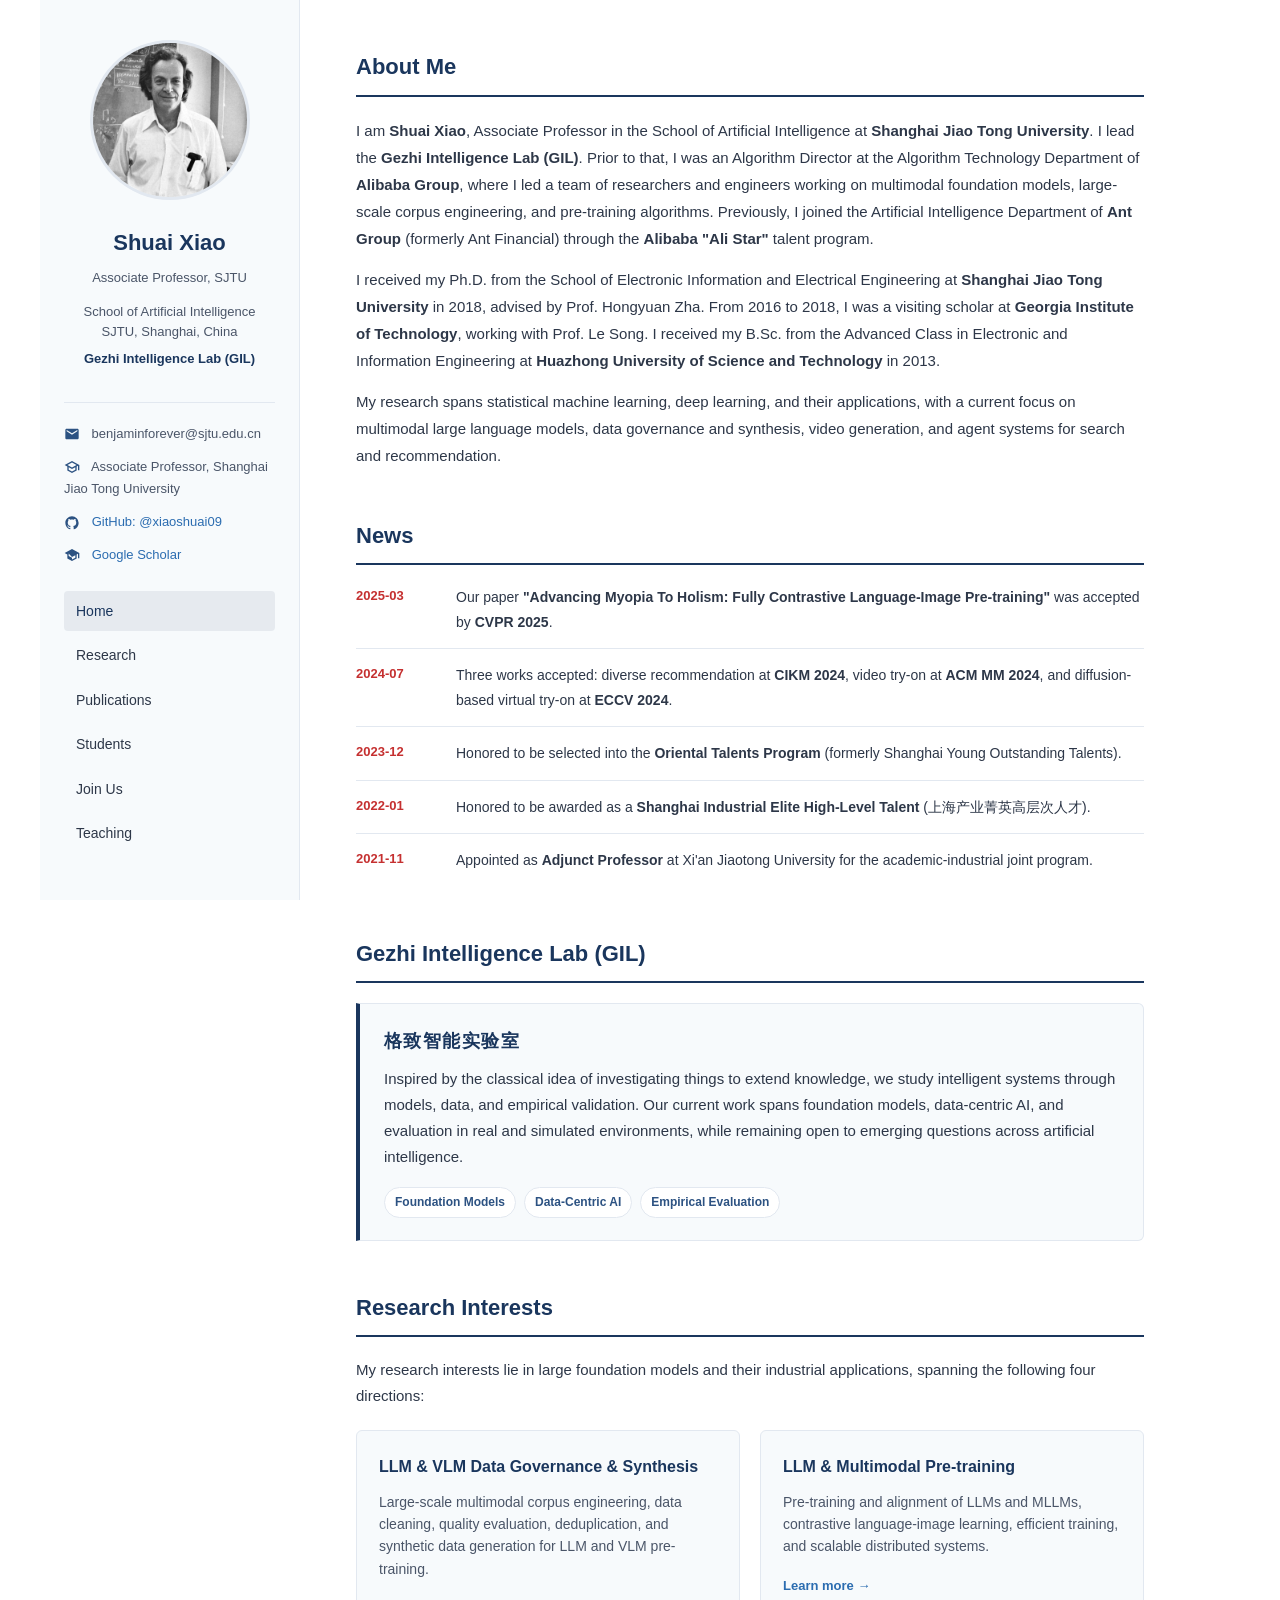
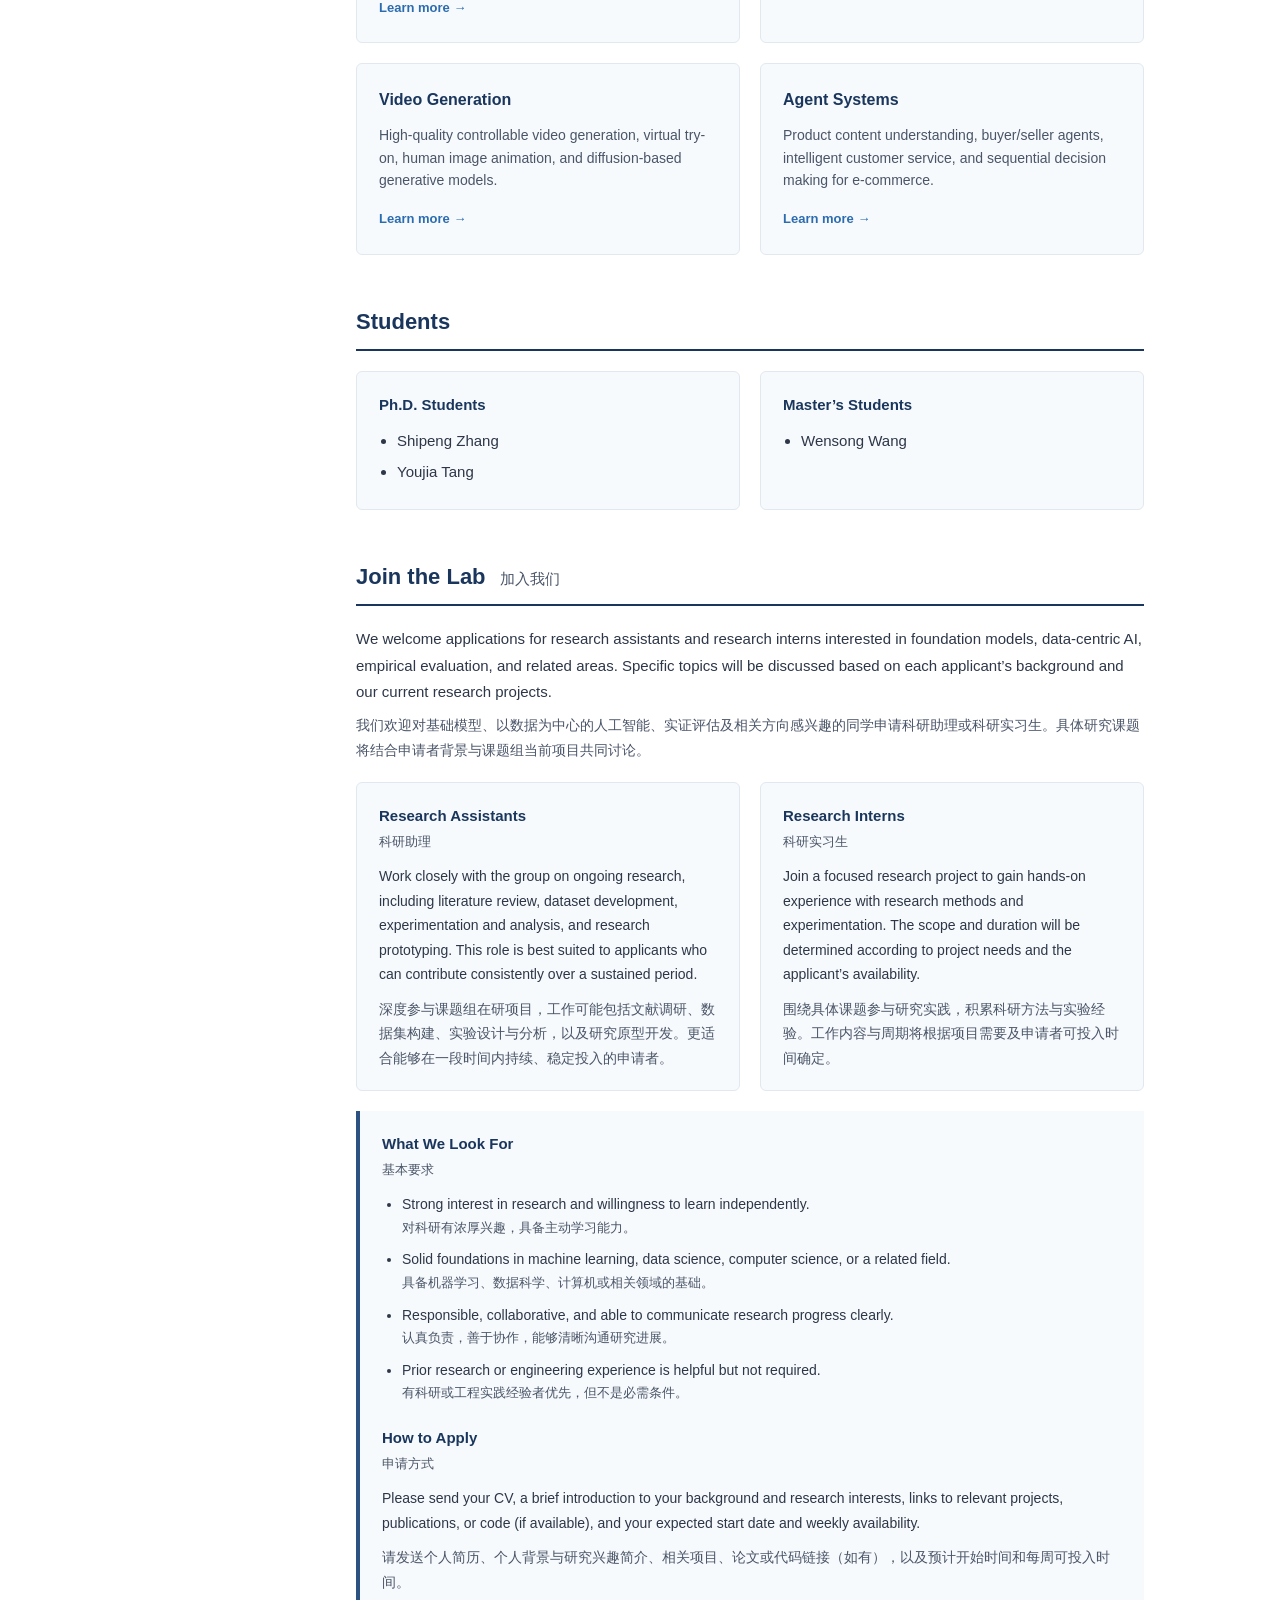
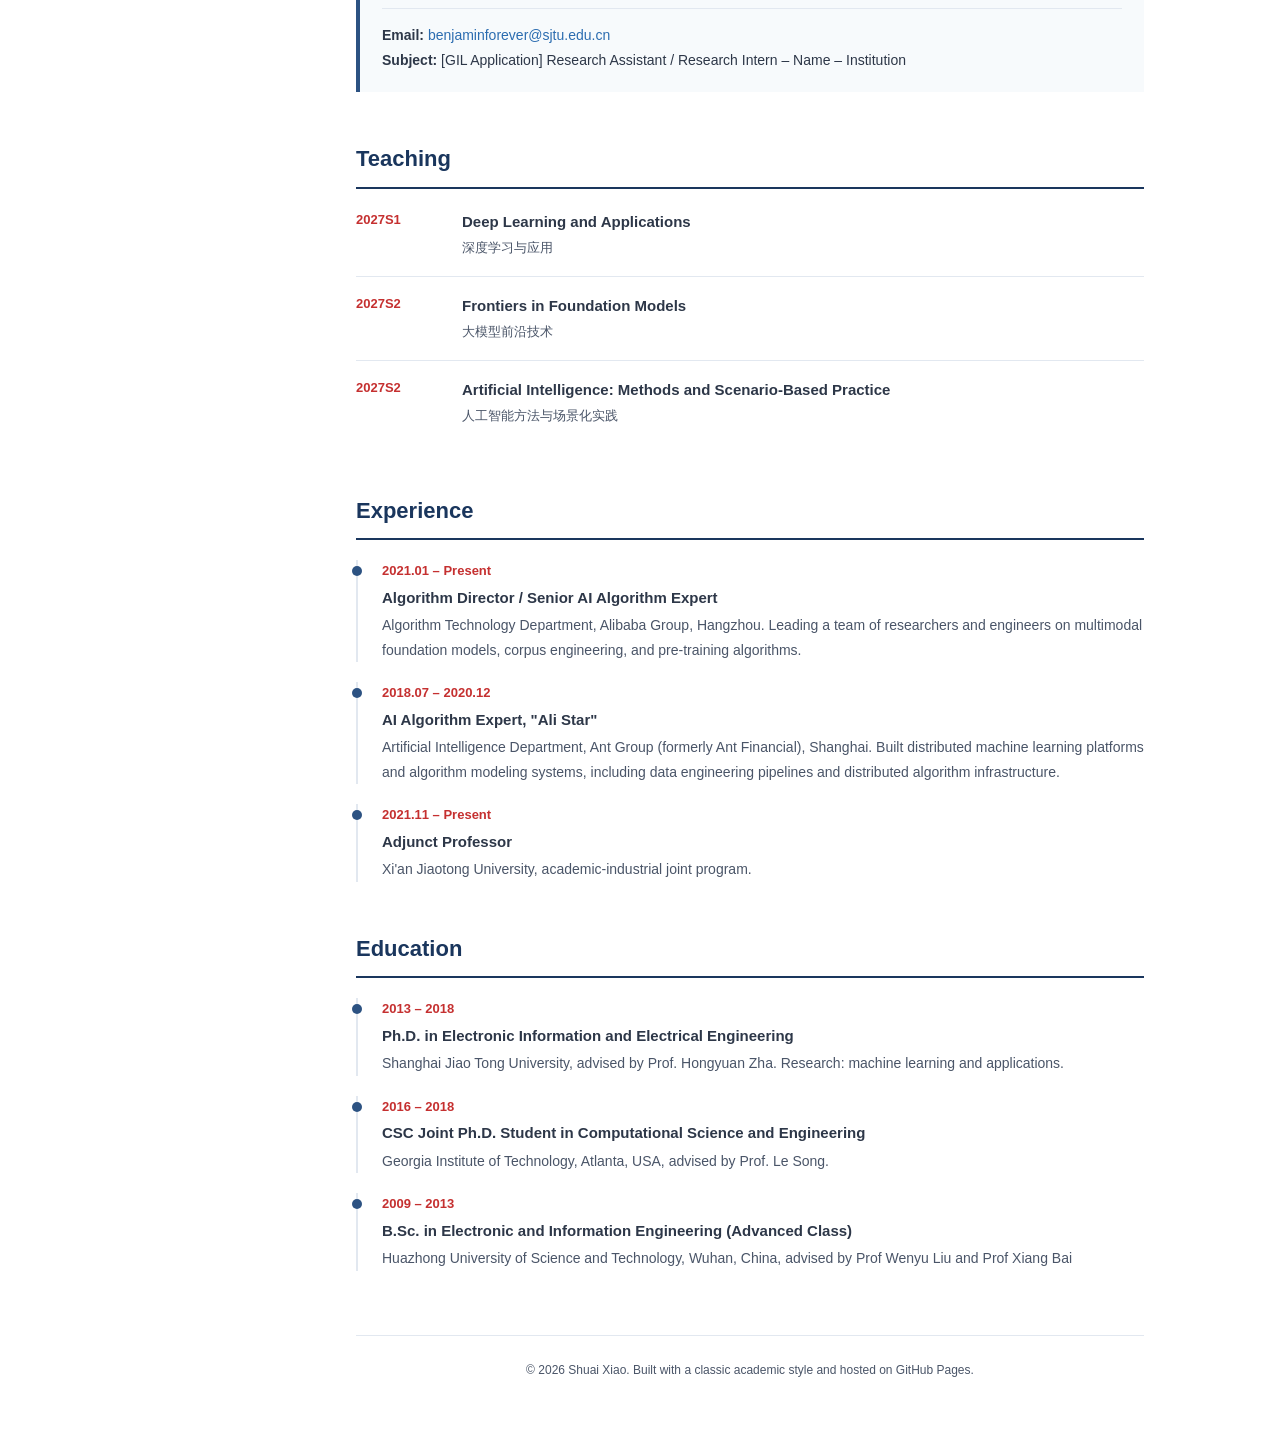
<file: index.html>
<!DOCTYPE html>
<html lang="en">
<head>
  <meta charset="UTF-8">
  <meta name="viewport" content="width=device-width, initial-scale=1.0">
  <title>Shuai Xiao | Personal Academic Homepage</title>
  <meta name="description" content="Academic homepage of Shuai Xiao and the Gezhi Intelligence Lab (GIL) at Shanghai Jiao Tong University, featuring research, students, open positions, publications, and teaching.">
  <link rel="stylesheet" href="css/style.css">
</head>
<body>
  <div class="container">
    <!-- Sidebar -->
    <aside class="sidebar">
      <div class="profile-section">
        <img src="images/profile-placeholder.jpg" alt="Profile photo" class="profile-photo">
        <h1 class="profile-name">Shuai Xiao</h1>
        <p class="profile-title">Associate Professor, SJTU</p>
        <p class="profile-affiliation">
          School of Artificial Intelligence<br>
          SJTU, Shanghai, China<br>
          <a class="profile-lab" href="#lab">Gezhi Intelligence Lab (GIL)</a>
        </p>
      </div>

      <ul class="contact-list">
        <li>
          <svg viewBox="0 0 24 24" aria-hidden="true"><path d="M20 4H4c-1.1 0-2 .9-2 2v12c0 1.1.9 2 2 2h16c1.1 0 2-.9 2-2V6c0-1.1-.9-2-2-2zm0 4l-8 5-8-5V6l8 5 8-5v2z"/></svg>
          benjaminforever@sjtu.edu.cn
        </li>
        <li>
          <svg viewBox="0 0 24 24" aria-hidden="true"><path d="M12 3L1 9l4 2.18v6L12 21l7-3.82v-6l2-1.09V17h2V9L12 3zm6.82 6L12 12.72 5.18 9 12 5.28 18.82 9zM17 15.99l-5 2.73-5-2.73v-3.72L12 15l5-2.73v3.72z"/></svg>
          Associate Professor, Shanghai Jiao Tong University
        </li>
        <li>
          <svg viewBox="0 0 24 24" aria-hidden="true"><path d="M12 2C6.477 2 2 6.477 2 12c0 4.42 2.87 8.17 6.84 9.5.5.08.66-.23.66-.5v-1.69c-2.77.6-3.36-1.34-3.36-1.34-.46-1.16-1.11-1.47-1.11-1.47-.91-.62.07-.6.07-.6 1 .07 1.53 1.03 1.53 1.03.87 1.52 2.34 1.07 2.91.83.09-.65.35-1.09.63-1.34-2.22-.25-4.55-1.11-4.55-4.92 0-1.11.38-2 1.03-2.71-.1-.25-.45-1.29.1-2.64 0 0 .84-.27 2.75 1.02.79-.22 1.65-.33 2.5-.33.85 0 1.71.11 2.5.33 1.91-1.29 2.75-1.02 2.75-1.02.55 1.35.2 2.39.1 2.64.65.71 1.03 1.6 1.03 2.71 0 3.82-2.34 4.66-4.57 4.91.36.31.69.92.69 1.85V21c0 .27.16.59.67.5C19.14 20.16 22 16.42 22 12A10 10 0 0012 2z"/></svg>
          <a href="https://github.com/xiaoshuai09" target="_blank">GitHub: @xiaoshuai09</a>
        </li>
        <li>
          <svg viewBox="0 0 24 24" aria-hidden="true"><path d="M12 3L1 9l4 2.18v6L12 21l7-3.82v-6l2-1.09V17h2V9L12 3zm0 13.09l-5-2.73v-3.72L12 15l5-2.73v3.72l-5 2.73z"/></svg>
          <a href="https://scholar.google.com/citations?user=qBTDCawAAAAJ&hl=en" target="_blank">Google Scholar</a>
        </li>
      </ul>

      <nav>
        <ul class="nav-menu">
          <li><a href="index.html" class="active">Home</a></li>
          <li><a href="research.html">Research</a></li>
          <li><a href="publications.html">Publications</a></li>
          <li><a href="#students">Students</a></li>
          <li><a href="#join-us">Join Us</a></li>
          <li><a href="#teaching">Teaching</a></li>
        </ul>
      </nav>
    </aside>

    <!-- Main Content -->
    <main class="main-content">
      <section class="section" id="about">
        <h2 class="section-title">About Me</h2>
        <div class="intro-text">
          <p>
            I am <strong>Shuai Xiao</strong>, Associate Professor in the School of Artificial Intelligence at <strong>Shanghai Jiao Tong University</strong>. I lead the <strong>Gezhi Intelligence Lab (GIL)</strong>. Prior to that, I was an Algorithm Director at the Algorithm Technology Department of <strong>Alibaba Group</strong>, where I led a team of researchers and engineers working on multimodal foundation models, large-scale corpus engineering, and pre-training algorithms. Previously, I joined the Artificial Intelligence Department of <strong>Ant Group</strong> (formerly Ant Financial) through the <strong>Alibaba "Ali Star"</strong> talent program.
          </p>
          <p>
            I received my Ph.D. from the School of Electronic Information and Electrical Engineering at <strong>Shanghai Jiao Tong University</strong> in 2018, advised by Prof. Hongyuan Zha. From 2016 to 2018, I was a visiting scholar at <strong>Georgia Institute of Technology</strong>, working with Prof. Le Song. I received my B.Sc. from the Advanced Class in Electronic and Information Engineering at <strong>Huazhong University of Science and Technology</strong> in 2013.
          </p>
          <p>
            My research spans statistical machine learning, deep learning, and their applications, with a current focus on multimodal large language models, data governance and synthesis, video generation, and agent systems for search and recommendation.
          </p>
        </div>
      </section>

      <section class="section" id="news">
        <h2 class="section-title">News</h2>
        <ul class="news-list">
          <li class="news-item">
            <span class="news-date">2025-03</span>
            <span class="news-content">Our paper <strong>"Advancing Myopia To Holism: Fully Contrastive Language-Image Pre-training"</strong> was accepted by <strong>CVPR 2025</strong>.</span>
          </li>
          <li class="news-item">
            <span class="news-date">2024-07</span>
            <span class="news-content">Three works accepted: diverse recommendation at <strong>CIKM 2024</strong>, video try-on at <strong>ACM MM 2024</strong>, and diffusion-based virtual try-on at <strong>ECCV 2024</strong>.</span>
          </li>
          <li class="news-item">
            <span class="news-date">2023-12</span>
            <span class="news-content">Honored to be selected into the <strong>Oriental Talents Program</strong> (formerly Shanghai Young Outstanding Talents).</span>
          </li>
          <li class="news-item">
            <span class="news-date">2022-01</span>
            <span class="news-content">Honored to be awarded as a <strong>Shanghai Industrial Elite High-Level Talent</strong> (上海产业菁英高层次人才).</span>
          </li>
          <li class="news-item">
            <span class="news-date">2021-11</span>
            <span class="news-content">Appointed as <strong>Adjunct Professor</strong> at Xi'an Jiaotong University for the academic-industrial joint program.</span>
          </li>
        </ul>
      </section>

      <section class="section" id="lab">
        <h2 class="section-title">Gezhi Intelligence Lab (GIL)</h2>
        <div class="lab-intro">
          <p class="lab-name-zh" lang="zh-CN">格致智能实验室</p>
          <p>
            Inspired by the classical idea of investigating things to extend knowledge, we study intelligent systems through models, data, and empirical validation. Our current work spans foundation models, data-centric AI, and evaluation in real and simulated environments, while remaining open to emerging questions across artificial intelligence.
          </p>
          <ul class="lab-focus-list" aria-label="Current research themes">
            <li>Foundation Models</li>
            <li>Data-Centric AI</li>
            <li>Empirical Evaluation</li>
          </ul>
        </div>
      </section>

      <section class="section" id="research-interests">
        <h2 class="section-title">Research Interests</h2>
        <p style="margin-bottom: 14px;">My research interests lie in large foundation models and their industrial applications, spanning the following four directions:</p>
        <div class="research-grid">
          <div class="research-card">
            <h3>LLM &amp; VLM Data Governance &amp; Synthesis</h3>
            <p>Large-scale multimodal corpus engineering, data cleaning, quality evaluation, deduplication, and synthetic data generation for LLM and VLM pre-training.</p>
            <a href="research.html#data-governance">Learn more →</a>
          </div>
          <div class="research-card">
            <h3>LLM &amp; Multimodal Pre-training</h3>
            <p>Pre-training and alignment of LLMs and MLLMs, contrastive language-image learning, efficient training, and scalable distributed systems.</p>
            <a href="research.html#llm-mllm">Learn more →</a>
          </div>
          <div class="research-card">
            <h3>Video Generation</h3>
            <p>High-quality controllable video generation, virtual try-on, human image animation, and diffusion-based generative models.</p>
            <a href="research.html#video-generation">Learn more →</a>
          </div>
          <div class="research-card">
            <h3>Agent Systems</h3>
            <p>Product content understanding, buyer/seller agents, intelligent customer service, and sequential decision making for e-commerce.</p>
            <a href="research.html#agent-systems">Learn more →</a>
          </div>
        </div>
      </section>

      <section class="section" id="students">
        <h2 class="section-title">Students</h2>
        <div class="people-grid">
          <article class="people-group">
            <h3>Ph.D. Students</h3>
            <ul class="people-list">
              <li>Shipeng Zhang</li>
              <li>Youjia Tang</li>
            </ul>
          </article>
          <article class="people-group">
            <h3>Master&rsquo;s Students</h3>
            <ul class="people-list">
              <li>Wensong Wang</li>
            </ul>
          </article>
        </div>
      </section>

      <section class="section" id="join-us">
        <h2 class="section-title">Join the Lab <span class="section-title-zh" lang="zh-CN">加入我们</span></h2>
        <div class="recruitment-intro">
          <p>
            We welcome applications for research assistants and research interns interested in foundation models, data-centric AI, empirical evaluation, and related areas. Specific topics will be discussed based on each applicant&rsquo;s background and our current research projects.
          </p>
          <p lang="zh-CN">
            我们欢迎对基础模型、以数据为中心的人工智能、实证评估及相关方向感兴趣的同学申请科研助理或科研实习生。具体研究课题将结合申请者背景与课题组当前项目共同讨论。
          </p>
        </div>

        <div class="recruitment-grid">
          <article class="recruitment-card">
            <h3>Research Assistants <span lang="zh-CN">科研助理</span></h3>
            <p>
              Work closely with the group on ongoing research, including literature review, dataset development, experimentation and analysis, and research prototyping. This role is best suited to applicants who can contribute consistently over a sustained period.
            </p>
            <p class="recruitment-copy-zh" lang="zh-CN">
              深度参与课题组在研项目，工作可能包括文献调研、数据集构建、实验设计与分析，以及研究原型开发。更适合能够在一段时间内持续、稳定投入的申请者。
            </p>
          </article>

          <article class="recruitment-card">
            <h3>Research Interns <span lang="zh-CN">科研实习生</span></h3>
            <p>
              Join a focused research project to gain hands-on experience with research methods and experimentation. The scope and duration will be determined according to project needs and the applicant&rsquo;s availability.
            </p>
            <p class="recruitment-copy-zh" lang="zh-CN">
              围绕具体课题参与研究实践，积累科研方法与实验经验。工作内容与周期将根据项目需要及申请者可投入时间确定。
            </p>
          </article>
        </div>

        <div class="recruitment-details">
          <h3>What We Look For <span lang="zh-CN">基本要求</span></h3>
          <ul class="recruitment-list">
            <li>
              Strong interest in research and willingness to learn independently.
              <span lang="zh-CN">对科研有浓厚兴趣，具备主动学习能力。</span>
            </li>
            <li>
              Solid foundations in machine learning, data science, computer science, or a related field.
              <span lang="zh-CN">具备机器学习、数据科学、计算机或相关领域的基础。</span>
            </li>
            <li>
              Responsible, collaborative, and able to communicate research progress clearly.
              <span lang="zh-CN">认真负责，善于协作，能够清晰沟通研究进展。</span>
            </li>
            <li>
              Prior research or engineering experience is helpful but not required.
              <span lang="zh-CN">有科研或工程实践经验者优先，但不是必需条件。</span>
            </li>
          </ul>

          <h3 class="application-title">How to Apply <span lang="zh-CN">申请方式</span></h3>
          <p>
            Please send your CV, a brief introduction to your background and research interests, links to relevant projects, publications, or code (if available), and your expected start date and weekly availability.
          </p>
          <p class="recruitment-copy-zh" lang="zh-CN">
            请发送个人简历、个人背景与研究兴趣简介、相关项目、论文或代码链接（如有），以及预计开始时间和每周可投入时间。
          </p>
          <p class="application-contact">
            <strong>Email:</strong> <a href="mailto:benjaminforever@sjtu.edu.cn">benjaminforever@sjtu.edu.cn</a><br>
            <strong>Subject:</strong> [GIL Application] Research Assistant / Research Intern &ndash; Name &ndash; Institution
          </p>
        </div>
      </section>

      <section class="section" id="teaching">
        <h2 class="section-title">Teaching</h2>
        <ul class="course-list">
          <li class="course-item">
            <span class="course-term">2027S1</span>
            <div>
              <h3 class="course-title">Deep Learning and Applications</h3>
              <p class="course-title-zh" lang="zh-CN">深度学习与应用</p>
            </div>
          </li>
          <li class="course-item">
            <span class="course-term">2027S2</span>
            <div>
              <h3 class="course-title">Frontiers in Foundation Models</h3>
              <p class="course-title-zh" lang="zh-CN">大模型前沿技术</p>
            </div>
          </li>
          <li class="course-item">
            <span class="course-term">2027S2</span>
            <div>
              <h3 class="course-title">Artificial Intelligence: Methods and Scenario-Based Practice</h3>
              <p class="course-title-zh" lang="zh-CN">人工智能方法与场景化实践</p>
            </div>
          </li>
        </ul>
      </section>

      <section class="section" id="experience">
        <h2 class="section-title">Experience</h2>
        <ul class="timeline">
          <li class="timeline-item">
            <div class="timeline-period">2021.01 – Present</div>
            <div class="timeline-title">Algorithm Director / Senior AI Algorithm Expert</div>
            <div class="timeline-detail">Algorithm Technology Department, Alibaba Group, Hangzhou. Leading a team of researchers and engineers on multimodal foundation models, corpus engineering, and pre-training algorithms.</div>
          </li>
          <li class="timeline-item">
            <div class="timeline-period">2018.07 – 2020.12</div>
            <div class="timeline-title">AI Algorithm Expert, "Ali Star"</div>
            <div class="timeline-detail">Artificial Intelligence Department, Ant Group (formerly Ant Financial), Shanghai. Built distributed machine learning platforms and algorithm modeling systems, including data engineering pipelines and distributed algorithm infrastructure.</div>
          </li>
          <li class="timeline-item">
            <div class="timeline-period">2021.11 – Present</div>
            <div class="timeline-title">Adjunct Professor</div>
            <div class="timeline-detail">Xi'an Jiaotong University, academic-industrial joint program.</div>
          </li>
        </ul>
      </section>

      <section class="section" id="education">
        <h2 class="section-title">Education</h2>
        <ul class="timeline">
          <li class="timeline-item">
            <div class="timeline-period">2013 – 2018</div>
            <div class="timeline-title">Ph.D. in Electronic Information and Electrical Engineering</div>
            <div class="timeline-detail">Shanghai Jiao Tong University, advised by Prof. Hongyuan Zha. Research: machine learning and applications.</div>
          </li>
          <li class="timeline-item">
            <div class="timeline-period">2016 – 2018</div>
            <div class="timeline-title">CSC Joint Ph.D. Student in Computational Science and Engineering</div>
            <div class="timeline-detail">Georgia Institute of Technology, Atlanta, USA, advised by Prof. Le Song.</div>
          </li>
          <li class="timeline-item">
            <div class="timeline-period">2009 – 2013</div>
            <div class="timeline-title">B.Sc. in Electronic and Information Engineering (Advanced Class)</div>
            <div class="timeline-detail">Huazhong University of Science and Technology, Wuhan, China, advised by Prof Wenyu Liu and Prof Xiang Bai</div>
          </li>
        </ul>
      </section>

      <footer class="site-footer">
        <p>© 2026 Shuai Xiao. Built with a classic academic style and hosted on GitHub Pages.</p>
      </footer>
    </main>
  </div>

  <script src="js/main.js"></script>
</body>
</html>
</file>
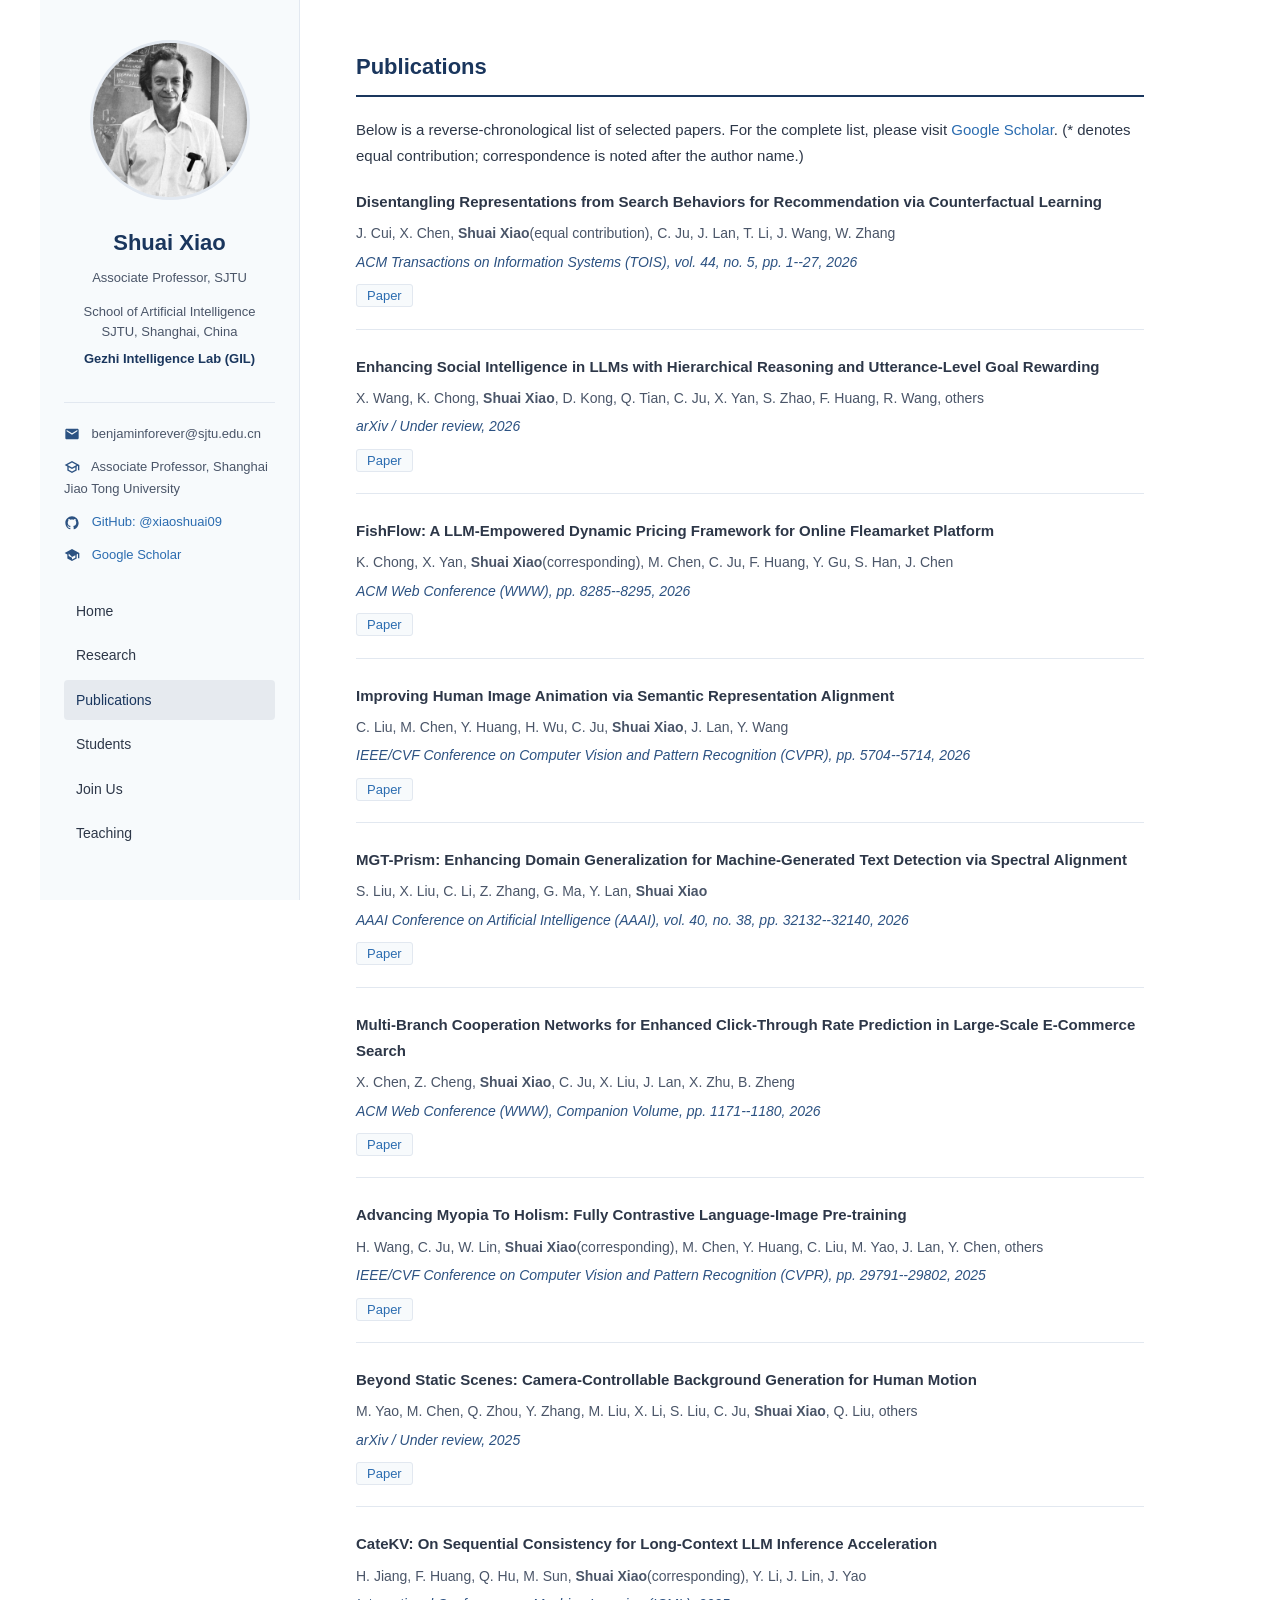
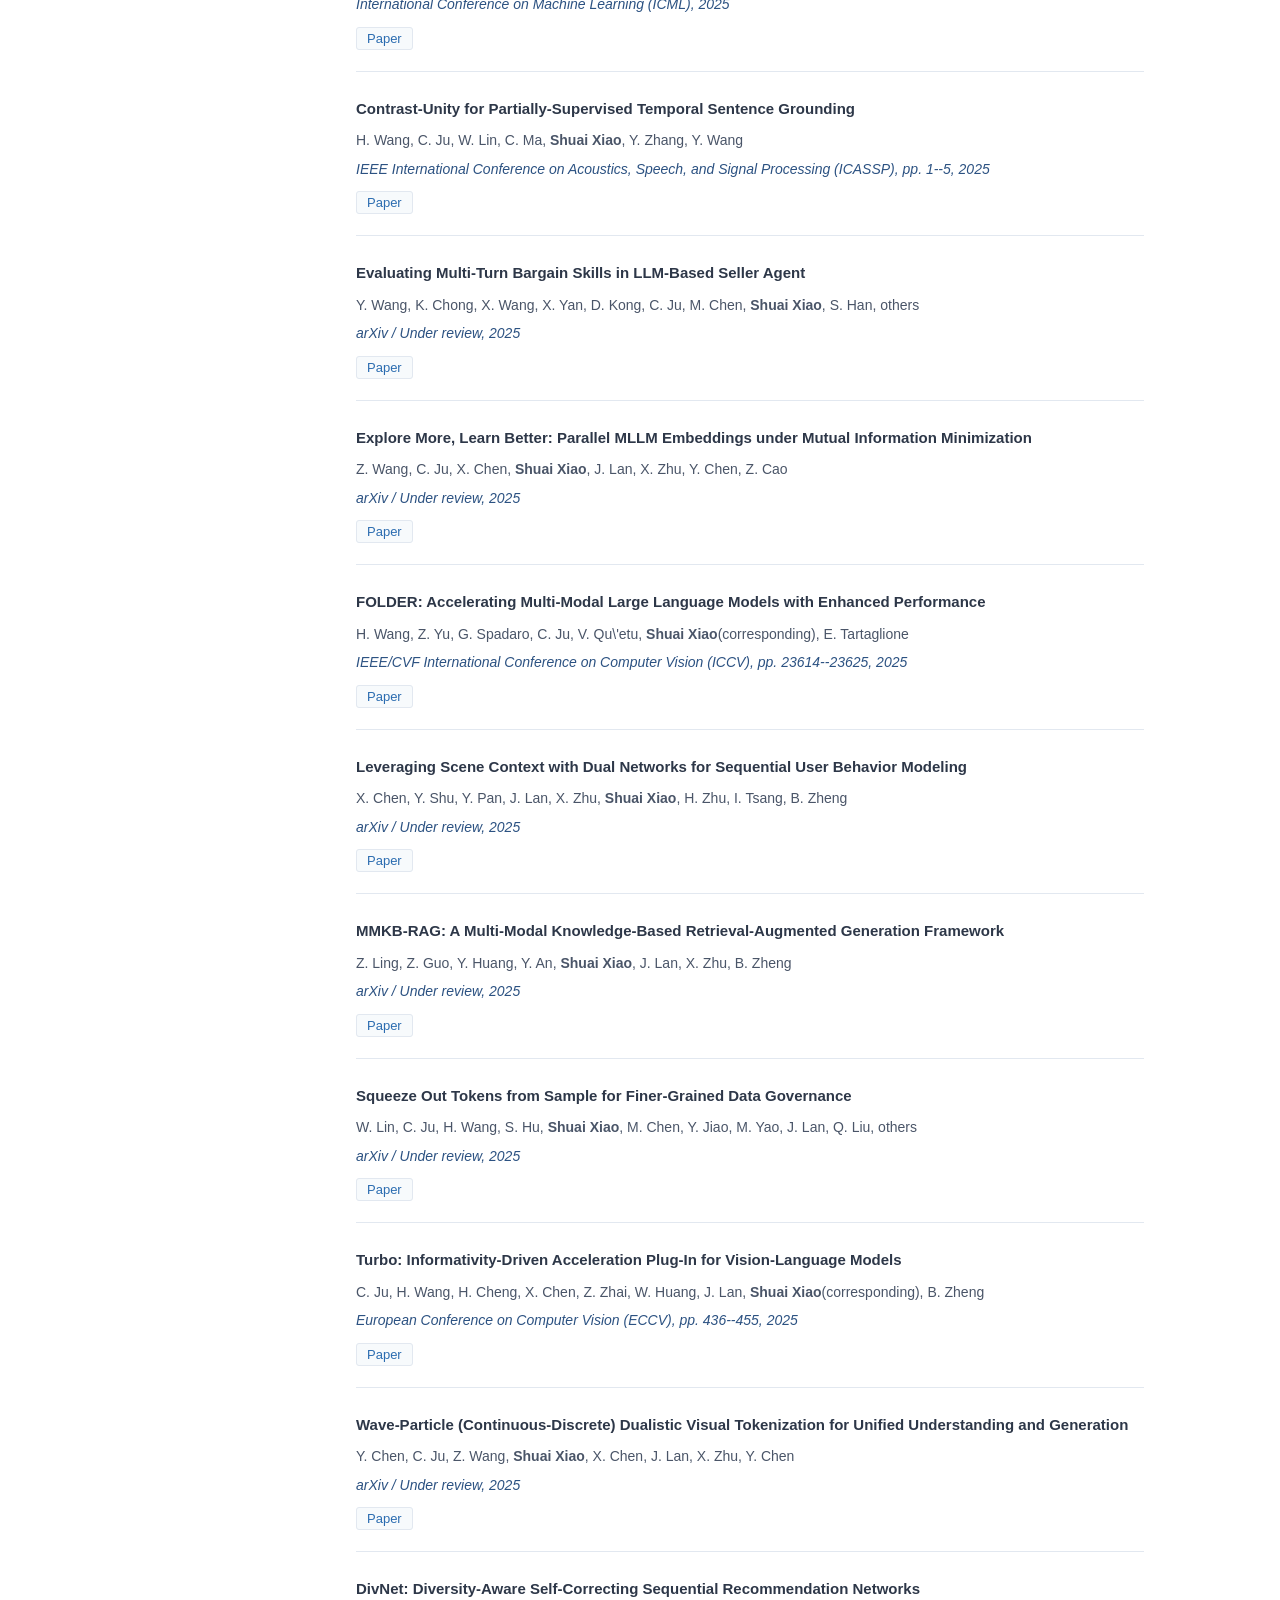
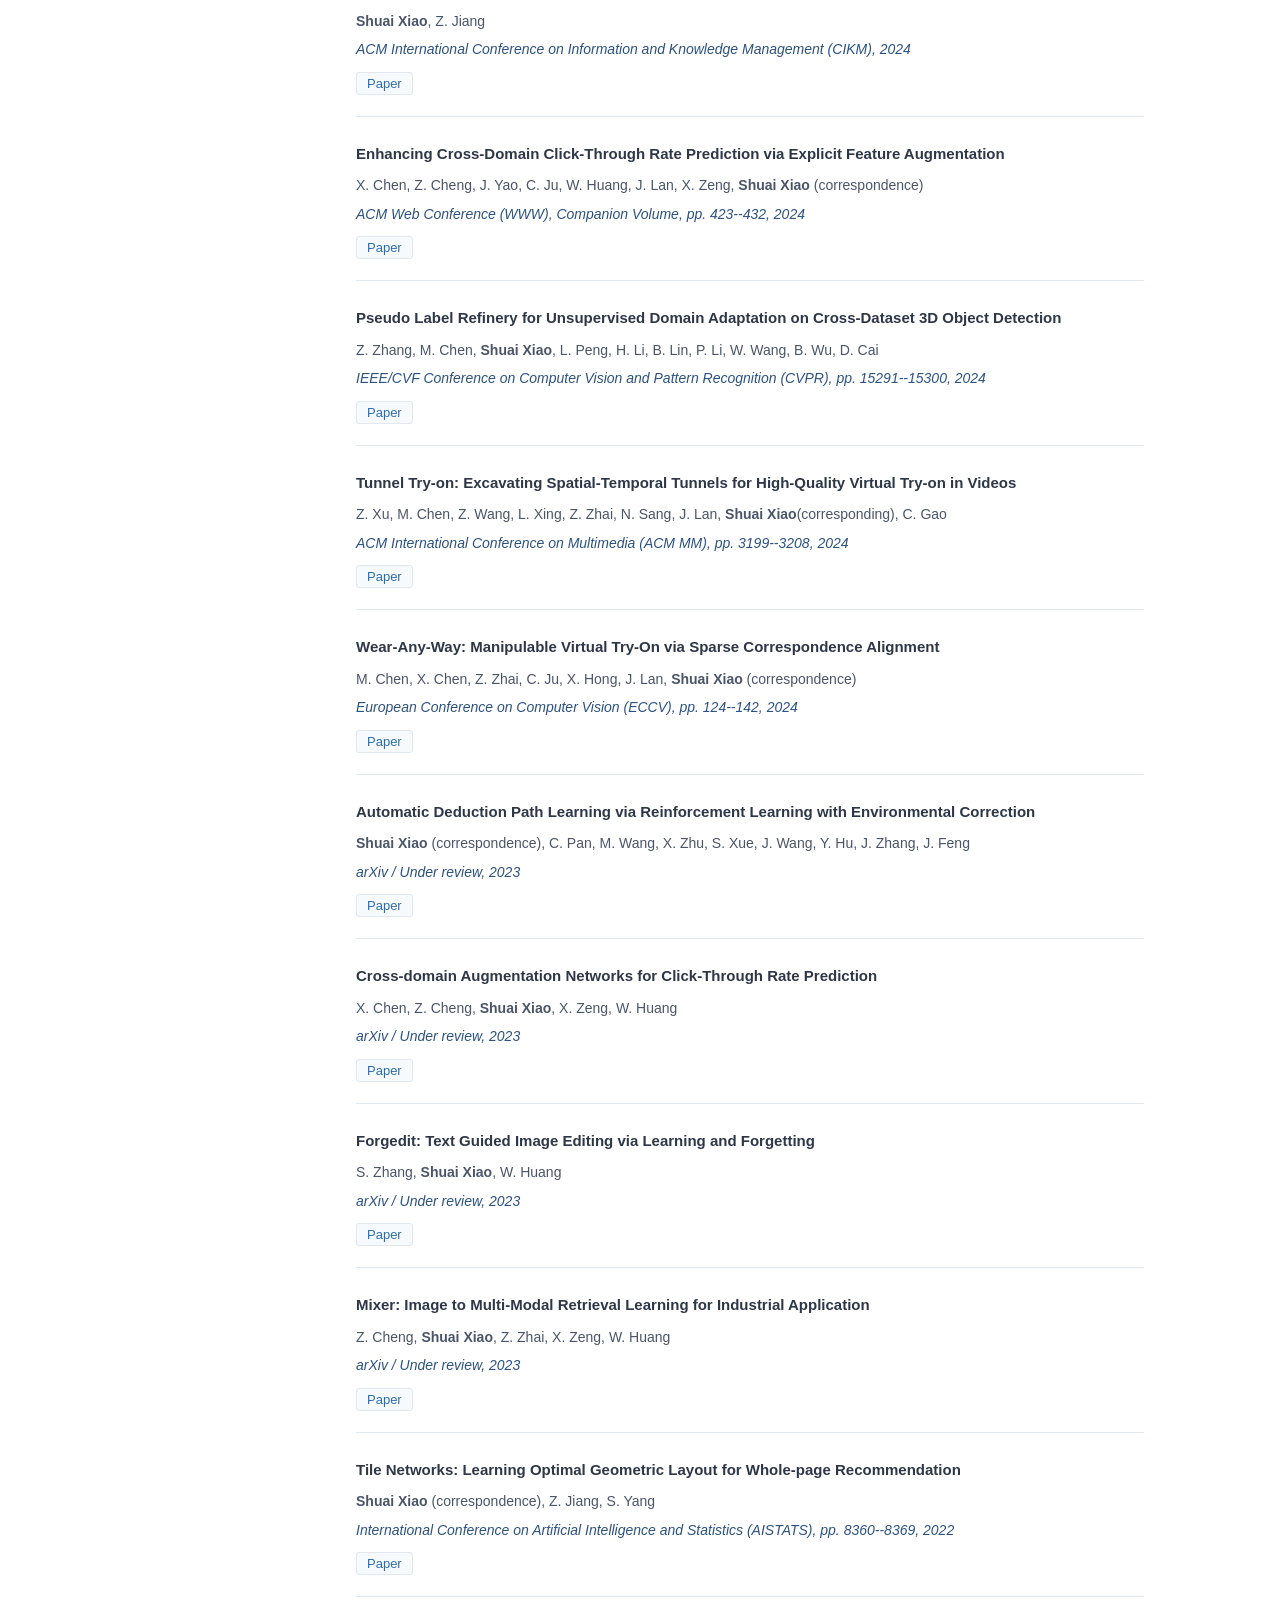
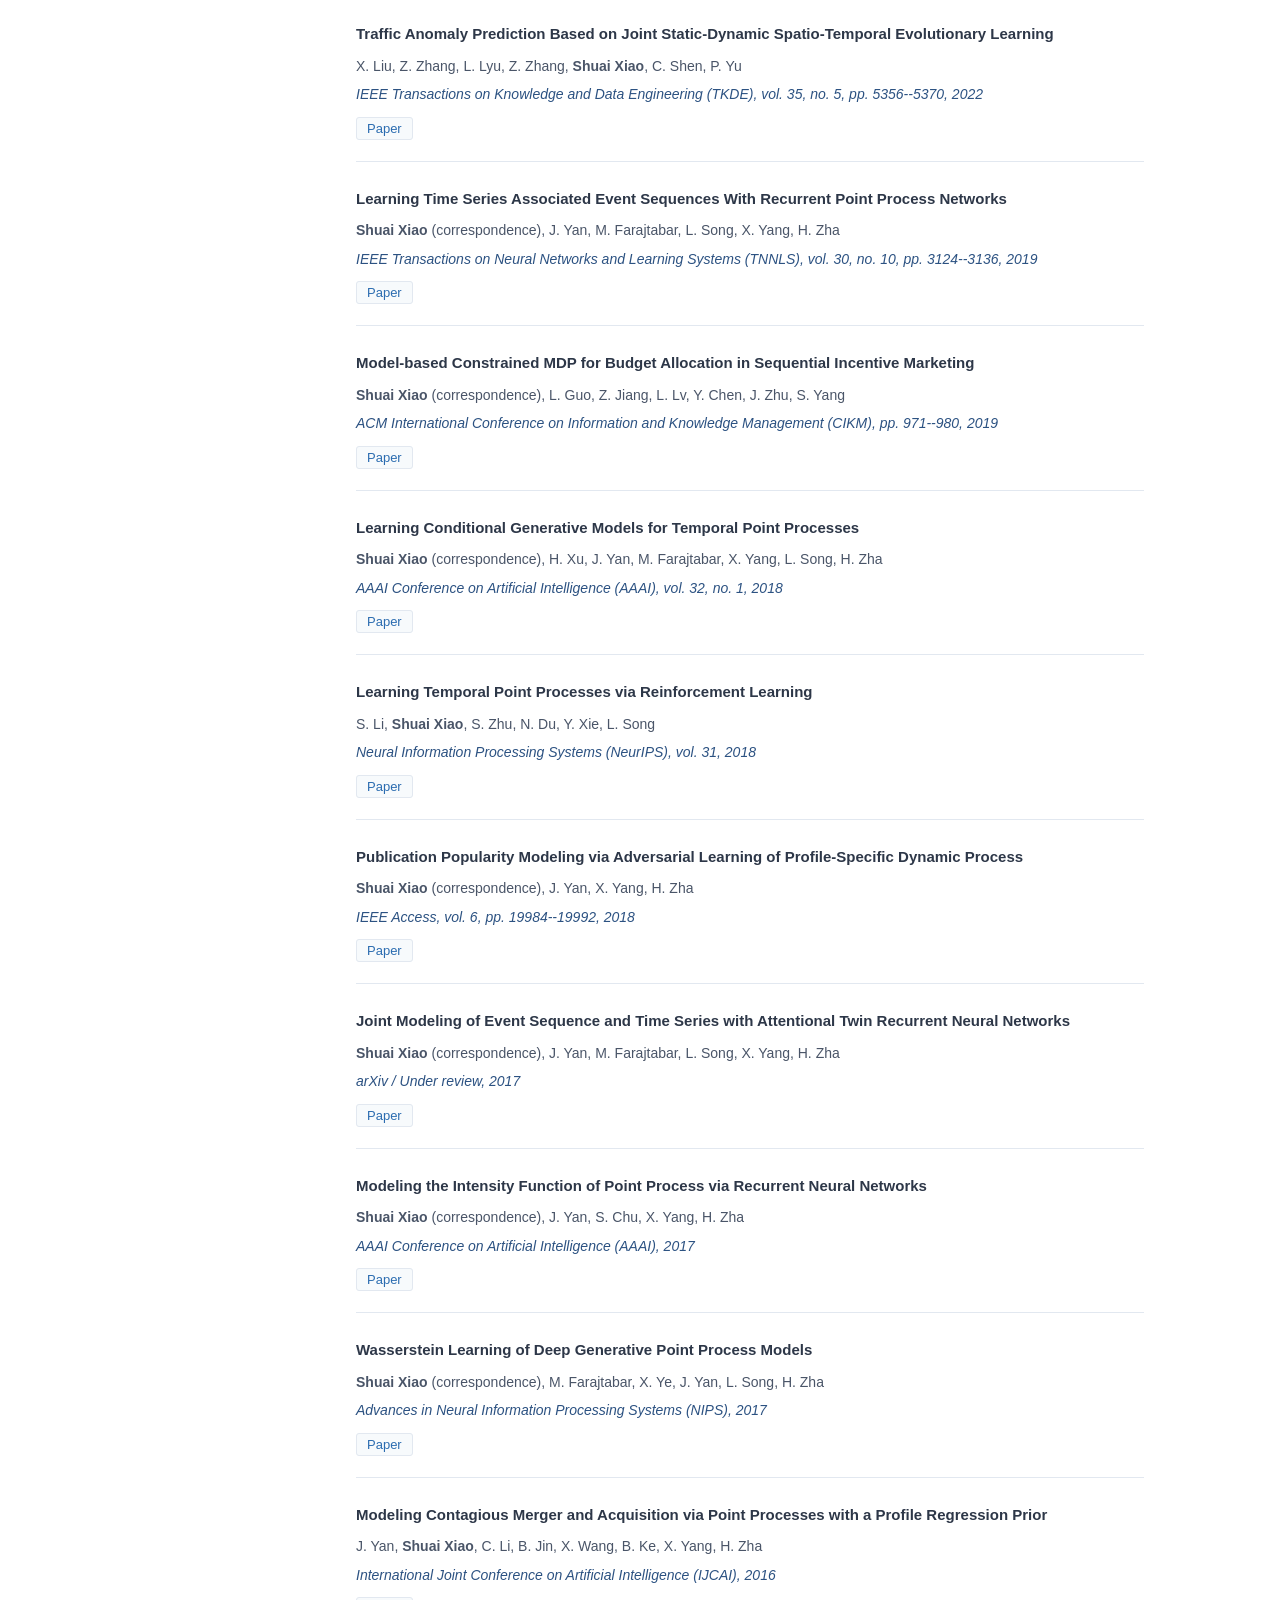
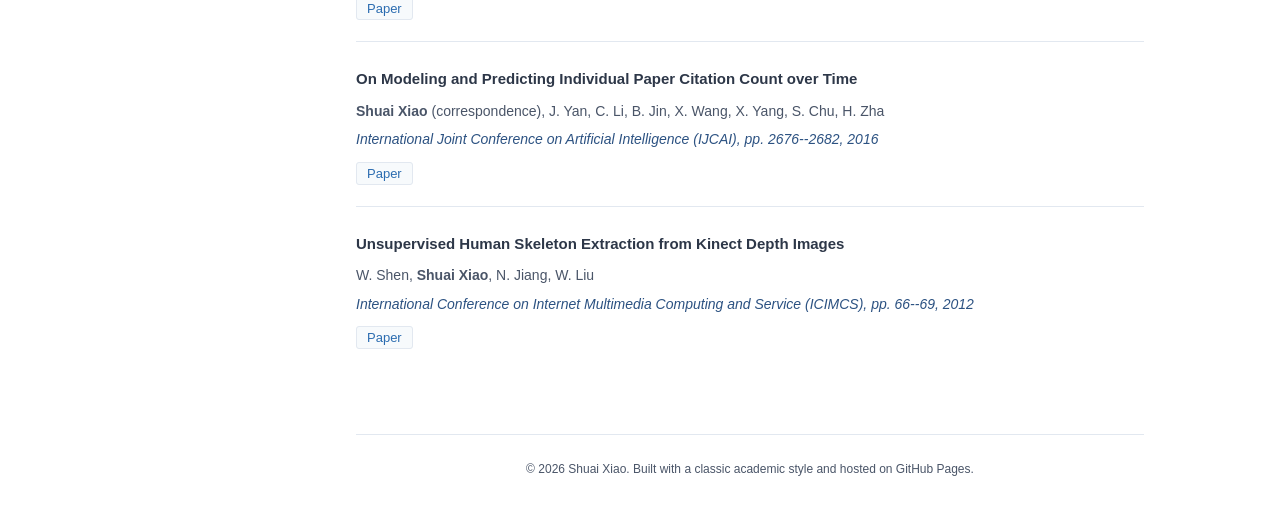
<file: publications.html>
<!DOCTYPE html>
<html lang="en">
<head>
  <meta charset="UTF-8">
  <meta name="viewport" content="width=device-width, initial-scale=1.0">
  <title>Publications | Shuai Xiao</title>
  <meta name="description" content="Publication list of Shuai Xiao, covering multimodal foundation models, data governance, video generation, and agent systems.">
  <link rel="stylesheet" href="css/style.css">
</head>
<body>
  <div class="container">
    <!-- Sidebar -->
    <aside class="sidebar">
      <div class="profile-section">
        <img src="images/profile-placeholder.jpg" alt="Profile photo" class="profile-photo">
        <h1 class="profile-name">Shuai Xiao</h1>
        <p class="profile-title">Associate Professor, SJTU</p>
        <p class="profile-affiliation">
          School of Artificial Intelligence<br>
          SJTU, Shanghai, China<br>
          <a class="profile-lab" href="index.html#lab">Gezhi Intelligence Lab (GIL)</a>
        </p>
      </div>

      <ul class="contact-list">
        <li>
          <svg viewBox="0 0 24 24" aria-hidden="true"><path d="M20 4H4c-1.1 0-2 .9-2 2v12c0 1.1.9 2 2 2h16c1.1 0 2-.9 2-2V6c0-1.1-.9-2-2-2zm0 4l-8 5-8-5V6l8 5 8-5v2z"/></svg>
          benjaminforever@sjtu.edu.cn
        </li>
        <li>
          <svg viewBox="0 0 24 24" aria-hidden="true"><path d="M12 3L1 9l4 2.18v6L12 21l7-3.82v-6l2-1.09V17h2V9L12 3zm6.82 6L12 12.72 5.18 9 12 5.28 18.82 9zM17 15.99l-5 2.73-5-2.73v-3.72L12 15l5-2.73v3.72z"/></svg>
          Associate Professor, Shanghai Jiao Tong University
        </li>
        <li>
          <svg viewBox="0 0 24 24" aria-hidden="true"><path d="M12 2C6.477 2 2 6.477 2 12c0 4.42 2.87 8.17 6.84 9.5.5.08.66-.23.66-.5v-1.69c-2.77.6-3.36-1.34-3.36-1.34-.46-1.16-1.11-1.47-1.11-1.47-.91-.62.07-.6.07-.6 1 .07 1.53 1.03 1.53 1.03.87 1.52 2.34 1.07 2.91.83.09-.65.35-1.09.63-1.34-2.22-.25-4.55-1.11-4.55-4.92 0-1.11.38-2 1.03-2.71-.1-.25-.45-1.29.1-2.64 0 0 .84-.27 2.75 1.02.79-.22 1.65-.33 2.5-.33.85 0 1.71.11 2.5.33 1.91-1.29 2.75-1.02 2.75-1.02.55 1.35.2 2.39.1 2.64.65.71 1.03 1.6 1.03 2.71 0 3.82-2.34 4.66-4.57 4.91.36.31.69.92.69 1.85V21c0 .27.16.59.67.5C19.14 20.16 22 16.42 22 12A10 10 0 0012 2z"/></svg>
          <a href="https://github.com/xiaoshuai09" target="_blank">GitHub: @xiaoshuai09</a>
        </li>
        <li>
          <svg viewBox="0 0 24 24" aria-hidden="true"><path d="M12 3L1 9l4 2.18v6L12 21l7-3.82v-6l2-1.09V17h2V9L12 3zm0 13.09l-5-2.73v-3.72L12 15l5-2.73v3.72l-5 2.73z"/></svg>
          <a href="https://scholar.google.com/citations?user=qBTDCawAAAAJ&hl=en" target="_blank">Google Scholar</a>
        </li>
      </ul>

      <nav>
        <ul class="nav-menu">
          <li><a href="index.html">Home</a></li>
          <li><a href="research.html">Research</a></li>
          <li><a href="publications.html" class="active">Publications</a></li>
          <li><a href="index.html#students">Students</a></li>
          <li><a href="index.html#join-us">Join Us</a></li>
          <li><a href="index.html#teaching">Teaching</a></li>
        </ul>
      </nav>
    </aside>

    <!-- Main Content -->
    <main class="main-content">
      <section class="section">
        <h2 class="section-title">Publications</h2>
        <p style="margin-bottom: 20px;">
          Below is a reverse-chronological list of selected papers. For the complete list, please visit
          <a href="https://scholar.google.com/citations?user=qBTDCawAAAAJ&hl=en" target="_blank">Google Scholar</a>.
          (* denotes equal contribution; correspondence is noted after the author name.)
        </p>

        <ul class="publication-list">
          <li class="publication-item">
            <div class="publication-title">Disentangling Representations from Search Behaviors for Recommendation via Counterfactual Learning</div>
            <div class="publication-authors">J. Cui, X. Chen, <strong>Shuai Xiao</strong>(equal contribution), C. Ju, J. Lan, T. Li, J. Wang, W. Zhang</div>
            <div class="publication-venue">ACM Transactions on Information Systems (TOIS), vol. 44, no. 5, pp. 1--27, 2026</div>
            <div class="publication-links"><a href="#" target="_blank">Paper</a></div>
          </li>
          <li class="publication-item">
            <div class="publication-title">Enhancing Social Intelligence in LLMs with Hierarchical Reasoning and Utterance-Level Goal Rewarding</div>
            <div class="publication-authors">X. Wang, K. Chong, <strong>Shuai Xiao</strong>, D. Kong, Q. Tian, C. Ju, X. Yan, S. Zhao, F. Huang, R. Wang, others</div>
            <div class="publication-venue">arXiv / Under review, 2026</div>
            <div class="publication-links"><a href="#" target="_blank">Paper</a></div>
          </li>
          <li class="publication-item">
            <div class="publication-title">FishFlow: A LLM-Empowered Dynamic Pricing Framework for Online Fleamarket Platform</div>
            <div class="publication-authors">K. Chong, X. Yan, <strong>Shuai Xiao</strong>(corresponding), M. Chen, C. Ju, F. Huang, Y. Gu, S. Han, J. Chen</div>
            <div class="publication-venue">ACM Web Conference (WWW), pp. 8285--8295, 2026</div>
            <div class="publication-links"><a href="#" target="_blank">Paper</a></div>
          </li>
          <li class="publication-item">
            <div class="publication-title">Improving Human Image Animation via Semantic Representation Alignment</div>
            <div class="publication-authors">C. Liu, M. Chen, Y. Huang, H. Wu, C. Ju, <strong>Shuai Xiao</strong>, J. Lan, Y. Wang</div>
            <div class="publication-venue">IEEE/CVF Conference on Computer Vision and Pattern Recognition (CVPR), pp. 5704--5714, 2026</div>
            <div class="publication-links"><a href="#" target="_blank">Paper</a></div>
          </li>
          <li class="publication-item">
            <div class="publication-title">MGT-Prism: Enhancing Domain Generalization for Machine-Generated Text Detection via Spectral Alignment</div>
            <div class="publication-authors">S. Liu, X. Liu, C. Li, Z. Zhang, G. Ma, Y. Lan, <strong>Shuai Xiao</strong> </div>
            <div class="publication-venue">AAAI Conference on Artificial Intelligence (AAAI), vol. 40, no. 38, pp. 32132--32140, 2026</div>
            <div class="publication-links"><a href="#" target="_blank">Paper</a></div>
          </li>
          <li class="publication-item">
            <div class="publication-title">Multi-Branch Cooperation Networks for Enhanced Click-Through Rate Prediction in Large-Scale E-Commerce Search</div>
            <div class="publication-authors">X. Chen, Z. Cheng, <strong>Shuai Xiao</strong>, C. Ju, X. Liu, J. Lan, X. Zhu, B. Zheng</div>
            <div class="publication-venue">ACM Web Conference (WWW), Companion Volume, pp. 1171--1180, 2026</div>
            <div class="publication-links"><a href="#" target="_blank">Paper</a></div>
          </li>
          <li class="publication-item">
            <div class="publication-title">Advancing Myopia To Holism: Fully Contrastive Language-Image Pre-training</div>
            <div class="publication-authors">H. Wang, C. Ju, W. Lin, <strong>Shuai Xiao</strong>(corresponding), M. Chen, Y. Huang, C. Liu, M. Yao, J. Lan, Y. Chen, others</div>
            <div class="publication-venue">IEEE/CVF Conference on Computer Vision and Pattern Recognition (CVPR), pp. 29791--29802, 2025</div>
            <div class="publication-links"><a href="#" target="_blank">Paper</a></div>
          </li>
          <li class="publication-item">
            <div class="publication-title">Beyond Static Scenes: Camera-Controllable Background Generation for Human Motion</div>
            <div class="publication-authors">M. Yao, M. Chen, Q. Zhou, Y. Zhang, M. Liu, X. Li, S. Liu, C. Ju, <strong>Shuai Xiao</strong>, Q. Liu, others</div>
            <div class="publication-venue">arXiv / Under review, 2025</div>
            <div class="publication-links"><a href="#" target="_blank">Paper</a></div>
          </li>
          <li class="publication-item">
            <div class="publication-title">CateKV: On Sequential Consistency for Long-Context LLM Inference Acceleration</div>
            <div class="publication-authors">H. Jiang, F. Huang, Q. Hu, M. Sun, <strong>Shuai Xiao</strong>(corresponding), Y. Li, J. Lin, J. Yao</div>
            <div class="publication-venue">International Conference on Machine Learning (ICML), 2025</div>
            <div class="publication-links"><a href="#" target="_blank">Paper</a></div>
          </li>
          <li class="publication-item">
            <div class="publication-title">Contrast-Unity for Partially-Supervised Temporal Sentence Grounding</div>
            <div class="publication-authors">H. Wang, C. Ju, W. Lin, C. Ma, <strong>Shuai Xiao</strong>, Y. Zhang, Y. Wang</div>
            <div class="publication-venue">IEEE International Conference on Acoustics, Speech, and Signal Processing (ICASSP), pp. 1--5, 2025</div>
            <div class="publication-links"><a href="#" target="_blank">Paper</a></div>
          </li>
          <li class="publication-item">
            <div class="publication-title">Evaluating Multi-Turn Bargain Skills in LLM-Based Seller Agent</div>
            <div class="publication-authors">Y. Wang, K. Chong, X. Wang, X. Yan, D. Kong, C. Ju, M. Chen, <strong>Shuai Xiao</strong>, S. Han, others</div>
            <div class="publication-venue">arXiv / Under review, 2025</div>
            <div class="publication-links"><a href="#" target="_blank">Paper</a></div>
          </li>
          <li class="publication-item">
            <div class="publication-title">Explore More, Learn Better: Parallel MLLM Embeddings under Mutual Information Minimization</div>
            <div class="publication-authors">Z. Wang, C. Ju, X. Chen, <strong>Shuai Xiao</strong>, J. Lan, X. Zhu, Y. Chen, Z. Cao</div>
            <div class="publication-venue">arXiv / Under review, 2025</div>
            <div class="publication-links"><a href="#" target="_blank">Paper</a></div>
          </li>
          <li class="publication-item">
            <div class="publication-title">FOLDER: Accelerating Multi-Modal Large Language Models with Enhanced Performance</div>
            <div class="publication-authors">H. Wang, Z. Yu, G. Spadaro, C. Ju, V. Qu\'etu, <strong>Shuai Xiao</strong>(corresponding), E. Tartaglione</div>
            <div class="publication-venue">IEEE/CVF International Conference on Computer Vision (ICCV), pp. 23614--23625, 2025</div>
            <div class="publication-links"><a href="#" target="_blank">Paper</a></div>
          </li>
          <li class="publication-item">
            <div class="publication-title">Leveraging Scene Context with Dual Networks for Sequential User Behavior Modeling</div>
            <div class="publication-authors">X. Chen, Y. Shu, Y. Pan, J. Lan, X. Zhu, <strong>Shuai Xiao</strong>, H. Zhu, I. Tsang, B. Zheng</div>
            <div class="publication-venue">arXiv / Under review, 2025</div>
            <div class="publication-links"><a href="#" target="_blank">Paper</a></div>
          </li>
          <li class="publication-item">
            <div class="publication-title">MMKB-RAG: A Multi-Modal Knowledge-Based Retrieval-Augmented Generation Framework</div>
            <div class="publication-authors">Z. Ling, Z. Guo, Y. Huang, Y. An, <strong>Shuai Xiao</strong>, J. Lan, X. Zhu, B. Zheng</div>
            <div class="publication-venue">arXiv / Under review, 2025</div>
            <div class="publication-links"><a href="#" target="_blank">Paper</a></div>
          </li>
          <li class="publication-item">
            <div class="publication-title">Squeeze Out Tokens from Sample for Finer-Grained Data Governance</div>
            <div class="publication-authors">W. Lin, C. Ju, H. Wang, S. Hu, <strong>Shuai Xiao</strong>, M. Chen, Y. Jiao, M. Yao, J. Lan, Q. Liu, others</div>
            <div class="publication-venue">arXiv / Under review, 2025</div>
            <div class="publication-links"><a href="#" target="_blank">Paper</a></div>
          </li>
          <li class="publication-item">
            <div class="publication-title">Turbo: Informativity-Driven Acceleration Plug-In for Vision-Language Models</div>
            <div class="publication-authors">C. Ju, H. Wang, H. Cheng, X. Chen, Z. Zhai, W. Huang, J. Lan, <strong>Shuai Xiao</strong>(corresponding), B. Zheng</div>
            <div class="publication-venue">European Conference on Computer Vision (ECCV), pp. 436--455, 2025</div>
            <div class="publication-links"><a href="#" target="_blank">Paper</a></div>
          </li>
          <li class="publication-item">
            <div class="publication-title">Wave-Particle (Continuous-Discrete) Dualistic Visual Tokenization for Unified Understanding and Generation</div>
            <div class="publication-authors">Y. Chen, C. Ju, Z. Wang, <strong>Shuai Xiao</strong>, X. Chen, J. Lan, X. Zhu, Y. Chen</div>
            <div class="publication-venue">arXiv / Under review, 2025</div>
            <div class="publication-links"><a href="#" target="_blank">Paper</a></div>
          </li>
          <li class="publication-item">
            <div class="publication-title">DivNet: Diversity-Aware Self-Correcting Sequential Recommendation Networks</div>
            <div class="publication-authors"><strong>Shuai Xiao</strong>, Z. Jiang</div>
            <div class="publication-venue">ACM International Conference on Information and Knowledge Management (CIKM), 2024</div>
            <div class="publication-links"><a href="#" target="_blank">Paper</a></div>
          </li>
          <li class="publication-item">
            <div class="publication-title">Enhancing Cross-Domain Click-Through Rate Prediction via Explicit Feature Augmentation</div>
            <div class="publication-authors">X. Chen, Z. Cheng, J. Yao, C. Ju, W. Huang, J. Lan, X. Zeng, <strong>Shuai Xiao</strong> (correspondence)</div>
            <div class="publication-venue">ACM Web Conference (WWW), Companion Volume, pp. 423--432, 2024</div>
            <div class="publication-links"><a href="#" target="_blank">Paper</a></div>
          </li>
          <li class="publication-item">
            <div class="publication-title">Pseudo Label Refinery for Unsupervised Domain Adaptation on Cross-Dataset 3D Object Detection</div>
            <div class="publication-authors">Z. Zhang, M. Chen, <strong>Shuai Xiao</strong>, L. Peng, H. Li, B. Lin, P. Li, W. Wang, B. Wu, D. Cai</div>
            <div class="publication-venue">IEEE/CVF Conference on Computer Vision and Pattern Recognition (CVPR), pp. 15291--15300, 2024</div>
            <div class="publication-links"><a href="#" target="_blank">Paper</a></div>
          </li>
          <li class="publication-item">
            <div class="publication-title">Tunnel Try-on: Excavating Spatial-Temporal Tunnels for High-Quality Virtual Try-on in Videos</div>
            <div class="publication-authors">Z. Xu, M. Chen, Z. Wang, L. Xing, Z. Zhai, N. Sang, J. Lan, <strong>Shuai Xiao</strong>(corresponding), C. Gao</div>
            <div class="publication-venue">ACM International Conference on Multimedia (ACM MM), pp. 3199--3208, 2024</div>
            <div class="publication-links"><a href="#" target="_blank">Paper</a></div>
          </li>
          <li class="publication-item">
            <div class="publication-title">Wear-Any-Way: Manipulable Virtual Try-On via Sparse Correspondence Alignment</div>
            <div class="publication-authors">M. Chen, X. Chen, Z. Zhai, C. Ju, X. Hong, J. Lan, <strong>Shuai Xiao</strong> (correspondence)</div>
            <div class="publication-venue">European Conference on Computer Vision (ECCV), pp. 124--142, 2024</div>
            <div class="publication-links"><a href="#" target="_blank">Paper</a></div>
          </li>
          <li class="publication-item">
            <div class="publication-title">Automatic Deduction Path Learning via Reinforcement Learning with Environmental Correction</div>
            <div class="publication-authors"><strong>Shuai Xiao</strong> (correspondence), C. Pan, M. Wang, X. Zhu, S. Xue, J. Wang, Y. Hu, J. Zhang, J. Feng</div>
            <div class="publication-venue">arXiv / Under review, 2023</div>
            <div class="publication-links"><a href="#" target="_blank">Paper</a></div>
          </li>
          <li class="publication-item">
            <div class="publication-title">Cross-domain Augmentation Networks for Click-Through Rate Prediction</div>
            <div class="publication-authors">X. Chen, Z. Cheng, <strong>Shuai Xiao</strong>, X. Zeng, W. Huang</div>
            <div class="publication-venue">arXiv / Under review, 2023</div>
            <div class="publication-links"><a href="#" target="_blank">Paper</a></div>
          </li>
          <li class="publication-item">
            <div class="publication-title">Forgedit: Text Guided Image Editing via Learning and Forgetting</div>
            <div class="publication-authors">S. Zhang, <strong>Shuai Xiao</strong>, W. Huang</div>
            <div class="publication-venue">arXiv / Under review, 2023</div>
            <div class="publication-links"><a href="#" target="_blank">Paper</a></div>
          </li>
          <li class="publication-item">
            <div class="publication-title">Mixer: Image to Multi-Modal Retrieval Learning for Industrial Application</div>
            <div class="publication-authors">Z. Cheng, <strong>Shuai Xiao</strong>, Z. Zhai, X. Zeng, W. Huang</div>
            <div class="publication-venue">arXiv / Under review, 2023</div>
            <div class="publication-links"><a href="#" target="_blank">Paper</a></div>
          </li>
          <li class="publication-item">
            <div class="publication-title">Tile Networks: Learning Optimal Geometric Layout for Whole-page Recommendation</div>
            <div class="publication-authors"><strong>Shuai Xiao</strong> (correspondence), Z. Jiang, S. Yang</div>
            <div class="publication-venue">International Conference on Artificial Intelligence and Statistics (AISTATS), pp. 8360--8369, 2022</div>
            <div class="publication-links"><a href="#" target="_blank">Paper</a></div>
          </li>
          <li class="publication-item">
            <div class="publication-title">Traffic Anomaly Prediction Based on Joint Static-Dynamic Spatio-Temporal Evolutionary Learning</div>
            <div class="publication-authors">X. Liu, Z. Zhang, L. Lyu, Z. Zhang, <strong>Shuai Xiao</strong>, C. Shen, P. Yu</div>
            <div class="publication-venue">IEEE Transactions on Knowledge and Data Engineering (TKDE), vol. 35, no. 5, pp. 5356--5370, 2022</div>
            <div class="publication-links"><a href="#" target="_blank">Paper</a></div>
          </li>
          <li class="publication-item">
            <div class="publication-title">Learning Time Series Associated Event Sequences With Recurrent Point Process Networks</div>
            <div class="publication-authors"><strong>Shuai Xiao</strong> (correspondence), J. Yan, M. Farajtabar, L. Song, X. Yang, H. Zha</div>
            <div class="publication-venue">IEEE Transactions on Neural Networks and Learning Systems (TNNLS), vol. 30, no. 10, pp. 3124--3136, 2019</div>
            <div class="publication-links"><a href="#" target="_blank">Paper</a></div>
          </li>
          <li class="publication-item">
            <div class="publication-title">Model-based Constrained MDP for Budget Allocation in Sequential Incentive Marketing</div>
            <div class="publication-authors"><strong>Shuai Xiao</strong> (correspondence), L. Guo, Z. Jiang, L. Lv, Y. Chen, J. Zhu, S. Yang</div>
            <div class="publication-venue">ACM International Conference on Information and Knowledge Management (CIKM), pp. 971--980, 2019</div>
            <div class="publication-links"><a href="#" target="_blank">Paper</a></div>
          </li>
          <li class="publication-item">
            <div class="publication-title">Learning Conditional Generative Models for Temporal Point Processes</div>
            <div class="publication-authors"><strong>Shuai Xiao</strong> (correspondence), H. Xu, J. Yan, M. Farajtabar, X. Yang, L. Song, H. Zha</div>
            <div class="publication-venue">AAAI Conference on Artificial Intelligence (AAAI), vol. 32, no. 1, 2018</div>
            <div class="publication-links"><a href="#" target="_blank">Paper</a></div>
          </li>
          <li class="publication-item">
            <div class="publication-title">Learning Temporal Point Processes via Reinforcement Learning</div>
            <div class="publication-authors">S. Li, <strong>Shuai Xiao</strong>, S. Zhu, N. Du, Y. Xie, L. Song</div>
            <div class="publication-venue">Neural Information Processing Systems (NeurIPS), vol. 31, 2018</div>
            <div class="publication-links"><a href="#" target="_blank">Paper</a></div>
          </li>
          <li class="publication-item">
            <div class="publication-title">Publication Popularity Modeling via Adversarial Learning of Profile-Specific Dynamic Process</div>
            <div class="publication-authors"><strong>Shuai Xiao</strong> (correspondence), J. Yan, X. Yang, H. Zha</div>
            <div class="publication-venue">IEEE Access, vol. 6, pp. 19984--19992, 2018</div>
            <div class="publication-links"><a href="#" target="_blank">Paper</a></div>
          </li>
          <li class="publication-item">
            <div class="publication-title">Joint Modeling of Event Sequence and Time Series with Attentional Twin Recurrent Neural Networks</div>
            <div class="publication-authors"><strong>Shuai Xiao</strong> (correspondence), J. Yan, M. Farajtabar, L. Song, X. Yang, H. Zha</div>
            <div class="publication-venue">arXiv / Under review, 2017</div>
            <div class="publication-links"><a href="#" target="_blank">Paper</a></div>
          </li>
          <li class="publication-item">
            <div class="publication-title">Modeling the Intensity Function of Point Process via Recurrent Neural Networks</div>
            <div class="publication-authors"><strong>Shuai Xiao</strong> (correspondence), J. Yan, S. Chu, X. Yang, H. Zha</div>
            <div class="publication-venue">AAAI Conference on Artificial Intelligence (AAAI), 2017</div>
            <div class="publication-links"><a href="#" target="_blank">Paper</a></div>
          </li>
          <li class="publication-item">
            <div class="publication-title">Wasserstein Learning of Deep Generative Point Process Models</div>
            <div class="publication-authors"><strong>Shuai Xiao</strong> (correspondence), M. Farajtabar, X. Ye, J. Yan, L. Song, H. Zha</div>
            <div class="publication-venue">Advances in Neural Information Processing Systems (NIPS), 2017</div>
            <div class="publication-links"><a href="#" target="_blank">Paper</a></div>
          </li>
          <li class="publication-item">
            <div class="publication-title">Modeling Contagious Merger and Acquisition via Point Processes with a Profile Regression Prior</div>
            <div class="publication-authors">J. Yan, <strong>Shuai Xiao</strong>, C. Li, B. Jin, X. Wang, B. Ke, X. Yang, H. Zha</div>
            <div class="publication-venue">International Joint Conference on Artificial Intelligence (IJCAI), 2016</div>
            <div class="publication-links"><a href="#" target="_blank">Paper</a></div>
          </li>
          <li class="publication-item">
            <div class="publication-title">On Modeling and Predicting Individual Paper Citation Count over Time</div>
            <div class="publication-authors"><strong>Shuai Xiao</strong> (correspondence), J. Yan, C. Li, B. Jin, X. Wang, X. Yang, S. Chu, H. Zha</div>
            <div class="publication-venue">International Joint Conference on Artificial Intelligence (IJCAI), pp. 2676--2682, 2016</div>
            <div class="publication-links"><a href="#" target="_blank">Paper</a></div>
          </li>
          <li class="publication-item">
            <div class="publication-title">Unsupervised Human Skeleton Extraction from Kinect Depth Images</div>
            <div class="publication-authors">W. Shen, <strong>Shuai Xiao</strong>, N. Jiang, W. Liu</div>
            <div class="publication-venue">International Conference on Internet Multimedia Computing and Service (ICIMCS), pp. 66--69, 2012</div>
            <div class="publication-links"><a href="#" target="_blank">Paper</a></div>
          </li>
        </ul>
      </section>

      <footer class="site-footer">
        <p>© 2026 Shuai Xiao. Built with a classic academic style and hosted on GitHub Pages.</p>
      </footer>
    </main>
  </div>

  <script src="js/main.js"></script>
</body>
</html>
</file>
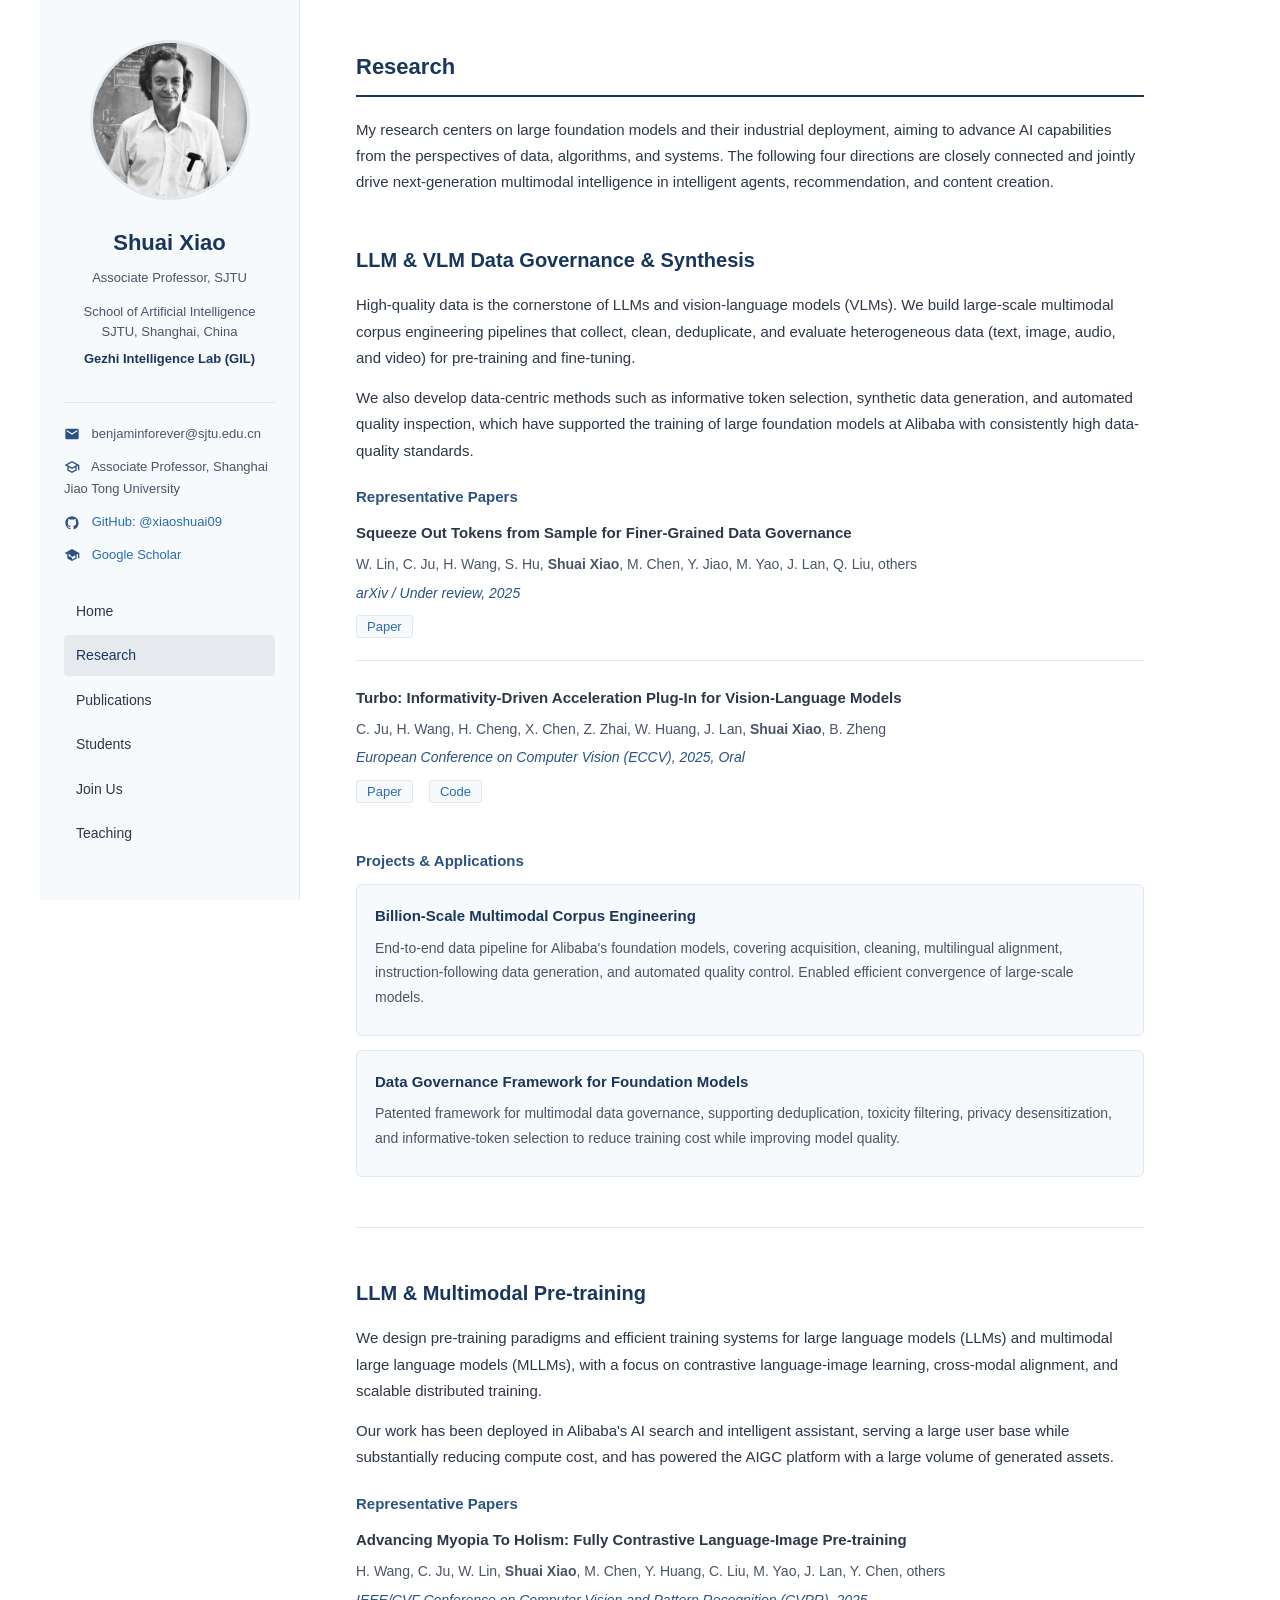
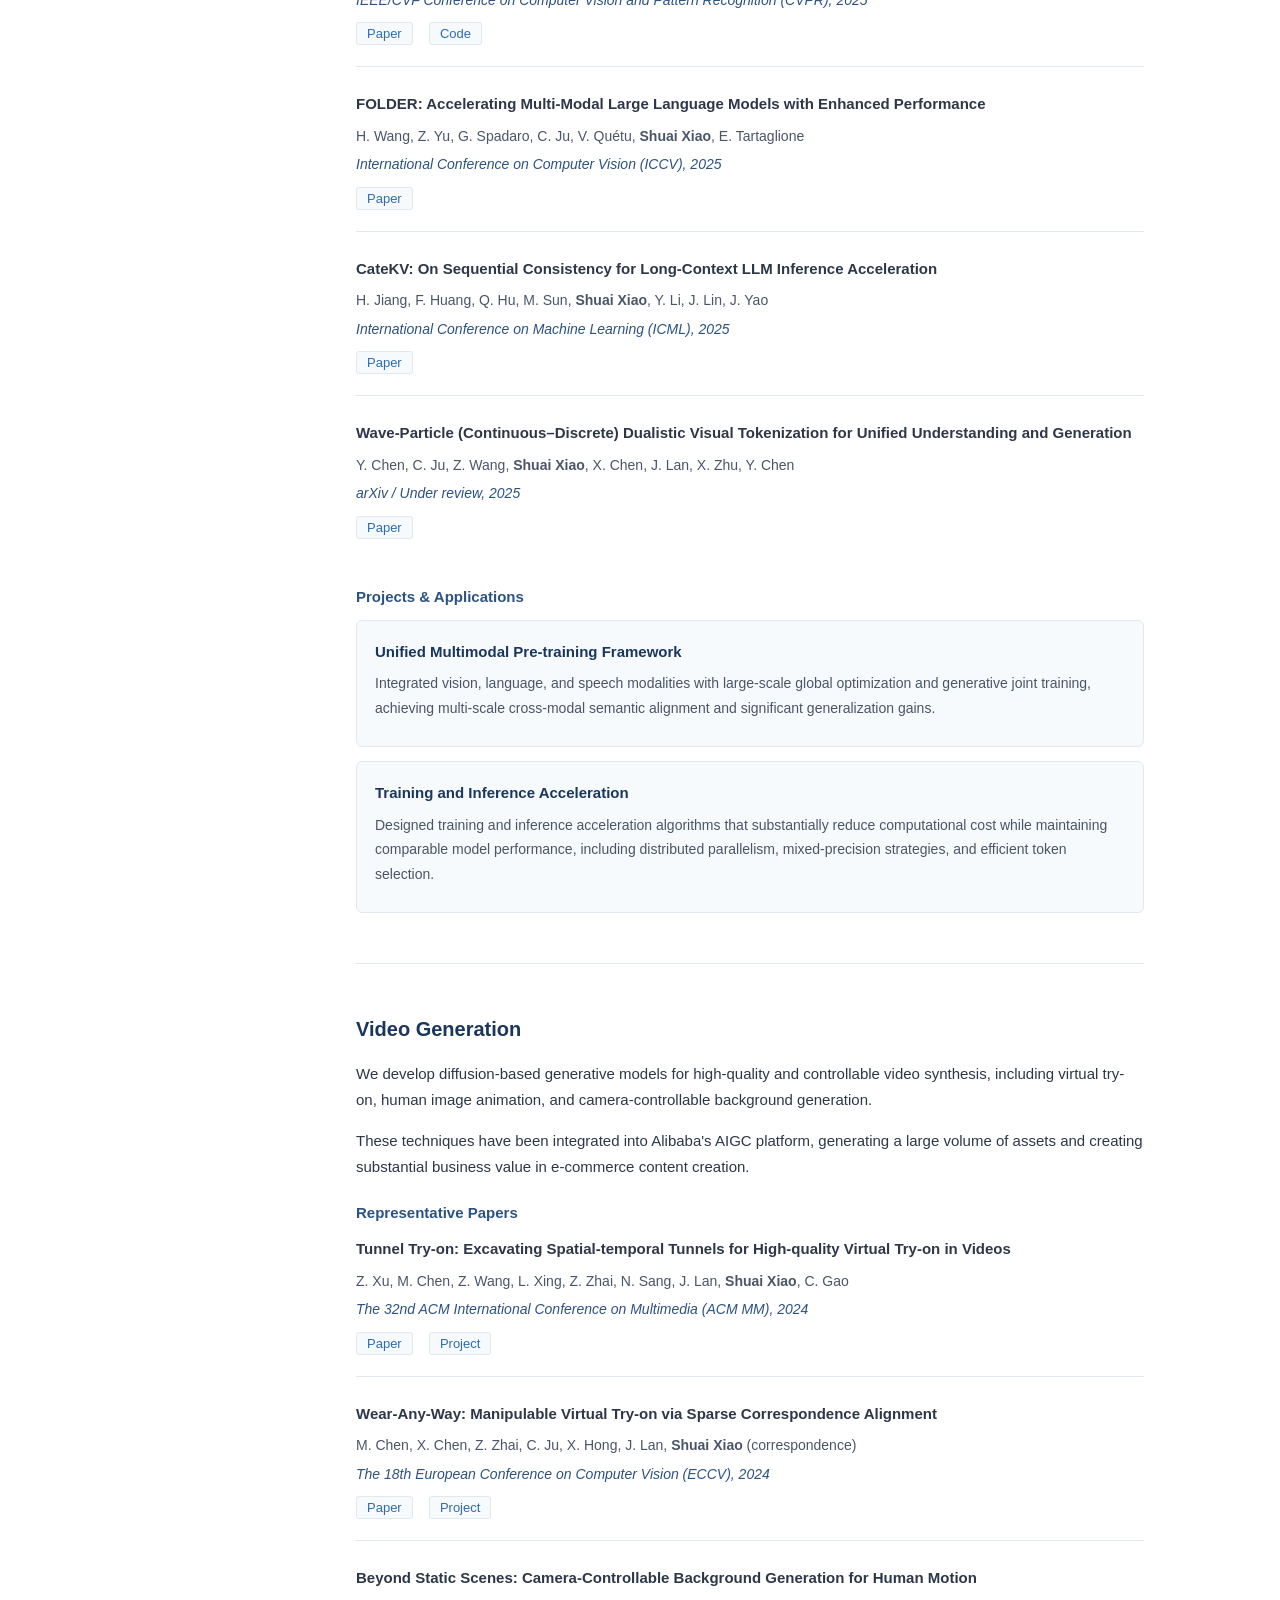
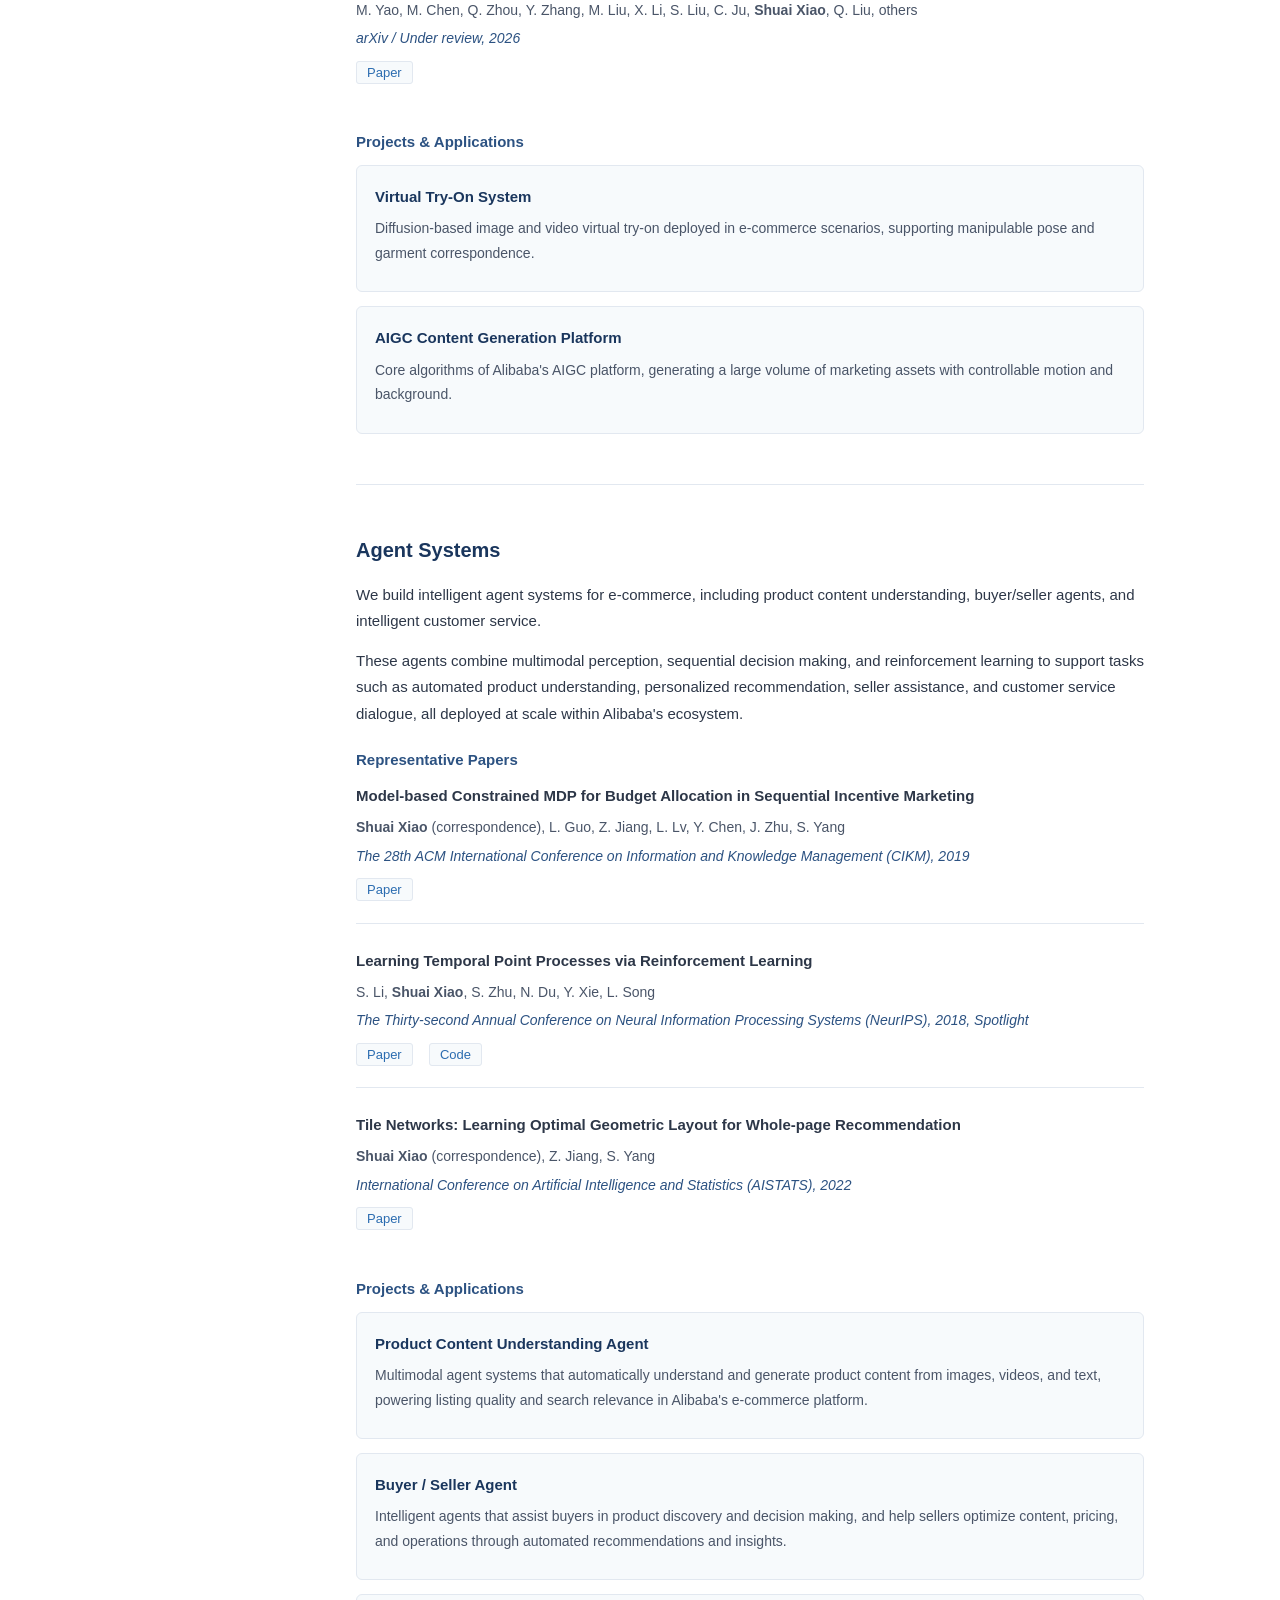
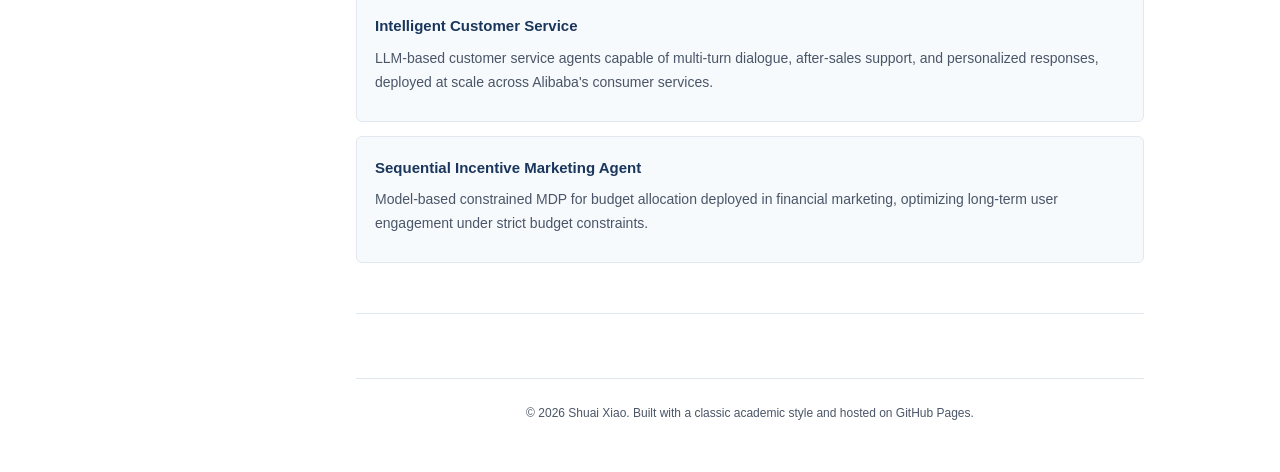
<file: research.html>
<!DOCTYPE html>
<html lang="en">
<head>
  <meta charset="UTF-8">
  <meta name="viewport" content="width=device-width, initial-scale=1.0">
  <title>Research | Shuai Xiao</title>
  <meta name="description" content="Research directions of Shuai Xiao: LLM data governance and synthesis, multimodal foundation model pre-training, video generation, and agent systems.">
  <link rel="stylesheet" href="css/style.css">
</head>
<body>
  <div class="container">
    <!-- Sidebar -->
    <aside class="sidebar">
      <div class="profile-section">
        <img src="images/profile-placeholder.jpg" alt="Profile photo" class="profile-photo">
        <h1 class="profile-name">Shuai Xiao</h1>
        <p class="profile-title">Associate Professor, SJTU</p>
        <p class="profile-affiliation">
          School of Artificial Intelligence<br>
          SJTU, Shanghai, China<br>
          <a class="profile-lab" href="index.html#lab">Gezhi Intelligence Lab (GIL)</a>
        </p>
      </div>

      <ul class="contact-list">
        <li>
          <svg viewBox="0 0 24 24" aria-hidden="true"><path d="M20 4H4c-1.1 0-2 .9-2 2v12c0 1.1.9 2 2 2h16c1.1 0 2-.9 2-2V6c0-1.1-.9-2-2-2zm0 4l-8 5-8-5V6l8 5 8-5v2z"/></svg>
          benjaminforever@sjtu.edu.cn
        </li>
        <li>
          <svg viewBox="0 0 24 24" aria-hidden="true"><path d="M12 3L1 9l4 2.18v6L12 21l7-3.82v-6l2-1.09V17h2V9L12 3zm6.82 6L12 12.72 5.18 9 12 5.28 18.82 9zM17 15.99l-5 2.73-5-2.73v-3.72L12 15l5-2.73v3.72z"/></svg>
          Associate Professor, Shanghai Jiao Tong University
        </li>
        <li>
          <svg viewBox="0 0 24 24" aria-hidden="true"><path d="M12 2C6.477 2 2 6.477 2 12c0 4.42 2.87 8.17 6.84 9.5.5.08.66-.23.66-.5v-1.69c-2.77.6-3.36-1.34-3.36-1.34-.46-1.16-1.11-1.47-1.11-1.47-.91-.62.07-.6.07-.6 1 .07 1.53 1.03 1.53 1.03.87 1.52 2.34 1.07 2.91.83.09-.65.35-1.09.63-1.34-2.22-.25-4.55-1.11-4.55-4.92 0-1.11.38-2 1.03-2.71-.1-.25-.45-1.29.1-2.64 0 0 .84-.27 2.75 1.02.79-.22 1.65-.33 2.5-.33.85 0 1.71.11 2.5.33 1.91-1.29 2.75-1.02 2.75-1.02.55 1.35.2 2.39.1 2.64.65.71 1.03 1.6 1.03 2.71 0 3.82-2.34 4.66-4.57 4.91.36.31.69.92.69 1.85V21c0 .27.16.59.67.5C19.14 20.16 22 16.42 22 12A10 10 0 0012 2z"/></svg>
          <a href="https://github.com/xiaoshuai09" target="_blank">GitHub: @xiaoshuai09</a>
        </li>
        <li>
          <svg viewBox="0 0 24 24" aria-hidden="true"><path d="M12 3L1 9l4 2.18v6L12 21l7-3.82v-6l2-1.09V17h2V9L12 3zm0 13.09l-5-2.73v-3.72L12 15l5-2.73v3.72l-5 2.73z"/></svg>
          <a href="https://scholar.google.com/citations?user=qBTDCawAAAAJ&hl=en" target="_blank">Google Scholar</a>
        </li>
      </ul>

      <nav>
        <ul class="nav-menu">
          <li><a href="index.html">Home</a></li>
          <li><a href="research.html" class="active">Research</a></li>
          <li><a href="publications.html">Publications</a></li>
          <li><a href="index.html#students">Students</a></li>
          <li><a href="index.html#join-us">Join Us</a></li>
          <li><a href="index.html#teaching">Teaching</a></li>
        </ul>
      </nav>
    </aside>

    <!-- Main Content -->
    <main class="main-content">
      <section class="section">
        <h2 class="section-title">Research</h2>
        <p>
          My research centers on large foundation models and their industrial deployment, aiming to advance AI capabilities from the perspectives of data, algorithms, and systems.
          The following four directions are closely connected and jointly drive next-generation multimodal intelligence in intelligent agents, recommendation, and content creation.
        </p>
      </section>

      <!-- Direction 1: LLM & VLM Data Governance & Synthesis -->
      <section class="research-section" id="data-governance">
        <h2>LLM &amp; VLM Data Governance &amp; Synthesis</h2>
        <p>
          High-quality data is the cornerstone of LLMs and vision-language models (VLMs). We build large-scale multimodal corpus engineering pipelines that collect, clean, deduplicate, and evaluate heterogeneous data (text, image, audio, and video) for pre-training and fine-tuning.
        </p>
        <p>
          We also develop data-centric methods such as informative token selection, synthetic data generation, and automated quality inspection, which have supported the training of large foundation models at Alibaba with consistently high data-quality standards.
        </p>

        <h3 class="subsection-title">Representative Papers</h3>
        <ul class="publication-list">
          <li class="publication-item">
            <div class="publication-title">Squeeze Out Tokens from Sample for Finer-Grained Data Governance</div>
            <div class="publication-authors">W. Lin, C. Ju, H. Wang, S. Hu, <strong>Shuai Xiao</strong>, M. Chen, Y. Jiao, M. Yao, J. Lan, Q. Liu, others</div>
            <div class="publication-venue">arXiv / Under review, 2025</div>
            <div class="publication-links">
              <a href="#" target="_blank">Paper</a>
            </div>
          </li>
          <li class="publication-item">
            <div class="publication-title">Turbo: Informativity-Driven Acceleration Plug-In for Vision-Language Models</div>
            <div class="publication-authors">C. Ju, H. Wang, H. Cheng, X. Chen, Z. Zhai, W. Huang, J. Lan, <strong>Shuai Xiao</strong>, B. Zheng</div>
            <div class="publication-venue">European Conference on Computer Vision (ECCV), 2025, Oral</div>
            <div class="publication-links">
              <a href="#" target="_blank">Paper</a>
              <a href="#" target="_blank">Code</a>
            </div>
          </li>
        </ul>

        <h3 class="subsection-title">Projects &amp; Applications</h3>
        <ul class="project-list">
          <li class="project-item">
            <h4>Billion-Scale Multimodal Corpus Engineering</h4>
            <p>End-to-end data pipeline for Alibaba's foundation models, covering acquisition, cleaning, multilingual alignment, instruction-following data generation, and automated quality control. Enabled efficient convergence of large-scale models.</p>
          </li>
          <li class="project-item">
            <h4>Data Governance Framework for Foundation Models</h4>
            <p>Patented framework for multimodal data governance, supporting deduplication, toxicity filtering, privacy desensitization, and informative-token selection to reduce training cost while improving model quality.</p>
          </li>
        </ul>
      </section>

      <!-- Direction 2: LLM & Multimodal Pre-training -->
      <section class="research-section" id="llm-mllm">
        <h2>LLM &amp; Multimodal Pre-training</h2>
        <p>
          We design pre-training paradigms and efficient training systems for large language models (LLMs) and multimodal large language models (MLLMs), with a focus on contrastive language-image learning, cross-modal alignment, and scalable distributed training.
        </p>
        <p>
          Our work has been deployed in Alibaba's AI search and intelligent assistant, serving a large user base while substantially reducing compute cost, and has powered the AIGC platform with a large volume of generated assets.
        </p>

        <h3 class="subsection-title">Representative Papers</h3>
        <ul class="publication-list">
          <li class="publication-item">
            <div class="publication-title">Advancing Myopia To Holism: Fully Contrastive Language-Image Pre-training</div>
            <div class="publication-authors">H. Wang, C. Ju, W. Lin, <strong>Shuai Xiao</strong>, M. Chen, Y. Huang, C. Liu, M. Yao, J. Lan, Y. Chen, others</div>
            <div class="publication-venue">IEEE/CVF Conference on Computer Vision and Pattern Recognition (CVPR), 2025</div>
            <div class="publication-links">
              <a href="#" target="_blank">Paper</a>
              <a href="#" target="_blank">Code</a>
            </div>
          </li>
          <li class="publication-item">
            <div class="publication-title">FOLDER: Accelerating Multi-Modal Large Language Models with Enhanced Performance</div>
            <div class="publication-authors">H. Wang, Z. Yu, G. Spadaro, C. Ju, V. Quétu, <strong>Shuai Xiao</strong>, E. Tartaglione</div>
            <div class="publication-venue">International Conference on Computer Vision (ICCV), 2025</div>
            <div class="publication-links">
              <a href="#" target="_blank">Paper</a>
            </div>
          </li>
          <li class="publication-item">
            <div class="publication-title">CateKV: On Sequential Consistency for Long-Context LLM Inference Acceleration</div>
            <div class="publication-authors">H. Jiang, F. Huang, Q. Hu, M. Sun, <strong>Shuai Xiao</strong>, Y. Li, J. Lin, J. Yao</div>
            <div class="publication-venue">International Conference on Machine Learning (ICML), 2025</div>
            <div class="publication-links">
              <a href="#" target="_blank">Paper</a>
            </div>
          </li>
          <li class="publication-item">
            <div class="publication-title">Wave-Particle (Continuous–Discrete) Dualistic Visual Tokenization for Unified Understanding and Generation</div>
            <div class="publication-authors">Y. Chen, C. Ju, Z. Wang, <strong>Shuai Xiao</strong>, X. Chen, J. Lan, X. Zhu, Y. Chen</div>
            <div class="publication-venue">arXiv / Under review, 2025</div>
            <div class="publication-links">
              <a href="#" target="_blank">Paper</a>
            </div>
          </li>
        </ul>

        <h3 class="subsection-title">Projects &amp; Applications</h3>
        <ul class="project-list">
          <li class="project-item">
            <h4>Unified Multimodal Pre-training Framework</h4>
            <p>Integrated vision, language, and speech modalities with large-scale global optimization and generative joint training, achieving multi-scale cross-modal semantic alignment and significant generalization gains.</p>
          </li>
          <li class="project-item">
            <h4>Training and Inference Acceleration</h4>
            <p>Designed training and inference acceleration algorithms that substantially reduce computational cost while maintaining comparable model performance, including distributed parallelism, mixed-precision strategies, and efficient token selection.</p>
          </li>
        </ul>
      </section>

      <!-- Direction 3: Video Generation -->
      <section class="research-section" id="video-generation">
        <h2>Video Generation</h2>
        <p>
          We develop diffusion-based generative models for high-quality and controllable video synthesis, including virtual try-on, human image animation, and camera-controllable background generation.
        </p>
        <p>
          These techniques have been integrated into Alibaba's AIGC platform, generating a large volume of assets and creating substantial business value in e-commerce content creation.
        </p>

        <h3 class="subsection-title">Representative Papers</h3>
        <ul class="publication-list">
          <li class="publication-item">
            <div class="publication-title">Tunnel Try-on: Excavating Spatial-temporal Tunnels for High-quality Virtual Try-on in Videos</div>
            <div class="publication-authors">Z. Xu, M. Chen, Z. Wang, L. Xing, Z. Zhai, N. Sang, J. Lan, <strong>Shuai Xiao</strong>, C. Gao</div>
            <div class="publication-venue">The 32nd ACM International Conference on Multimedia (ACM MM), 2024</div>
            <div class="publication-links">
              <a href="#" target="_blank">Paper</a>
              <a href="#" target="_blank">Project</a>
            </div>
          </li>
          <li class="publication-item">
            <div class="publication-title">Wear-Any-Way: Manipulable Virtual Try-on via Sparse Correspondence Alignment</div>
            <div class="publication-authors">M. Chen, X. Chen, Z. Zhai, C. Ju, X. Hong, J. Lan, <strong>Shuai Xiao</strong> (correspondence)</div>
            <div class="publication-venue">The 18th European Conference on Computer Vision (ECCV), 2024</div>
            <div class="publication-links">
              <a href="#" target="_blank">Paper</a>
              <a href="#" target="_blank">Project</a>
            </div>
          </li>
          <li class="publication-item">
            <div class="publication-title">Beyond Static Scenes: Camera-Controllable Background Generation for Human Motion</div>
            <div class="publication-authors">M. Yao, M. Chen, Q. Zhou, Y. Zhang, M. Liu, X. Li, S. Liu, C. Ju, <strong>Shuai Xiao</strong>, Q. Liu, others</div>
            <div class="publication-venue">arXiv / Under review, 2026</div>
            <div class="publication-links">
              <a href="#" target="_blank">Paper</a>
            </div>
          </li>
        </ul>

        <h3 class="subsection-title">Projects &amp; Applications</h3>
        <ul class="project-list">
          <li class="project-item">
            <h4>Virtual Try-On System</h4>
            <p>Diffusion-based image and video virtual try-on deployed in e-commerce scenarios, supporting manipulable pose and garment correspondence.</p>
          </li>
          <li class="project-item">
            <h4>AIGC Content Generation Platform</h4>
            <p>Core algorithms of Alibaba's AIGC platform, generating a large volume of marketing assets with controllable motion and background.</p>
          </li>
        </ul>
      </section>

      <!-- Direction 4: Agent Systems -->
      <section class="research-section" id="agent-systems">
        <h2>Agent Systems</h2>
        <p>
          We build intelligent agent systems for e-commerce, including product content understanding, buyer/seller agents, and intelligent customer service.
        </p>
        <p>
          These agents combine multimodal perception, sequential decision making, and reinforcement learning to support tasks such as automated product understanding, personalized recommendation, seller assistance, and customer service dialogue, all deployed at scale within Alibaba's ecosystem.
        </p>

        <h3 class="subsection-title">Representative Papers</h3>
        <ul class="publication-list">
          <li class="publication-item">
            <div class="publication-title">Model-based Constrained MDP for Budget Allocation in Sequential Incentive Marketing</div>
            <div class="publication-authors"><strong>Shuai Xiao</strong> (correspondence), L. Guo, Z. Jiang, L. Lv, Y. Chen, J. Zhu, S. Yang</div>
            <div class="publication-venue">The 28th ACM International Conference on Information and Knowledge Management (CIKM), 2019</div>
            <div class="publication-links">
              <a href="#" target="_blank">Paper</a>
            </div>
          </li>
          <li class="publication-item">
            <div class="publication-title">Learning Temporal Point Processes via Reinforcement Learning</div>
            <div class="publication-authors">S. Li, <strong>Shuai Xiao</strong>, S. Zhu, N. Du, Y. Xie, L. Song</div>
            <div class="publication-venue">The Thirty-second Annual Conference on Neural Information Processing Systems (NeurIPS), 2018, Spotlight</div>
            <div class="publication-links">
              <a href="#" target="_blank">Paper</a>
              <a href="#" target="_blank">Code</a>
            </div>
          </li>
          <li class="publication-item">
            <div class="publication-title">Tile Networks: Learning Optimal Geometric Layout for Whole-page Recommendation</div>
            <div class="publication-authors"><strong>Shuai Xiao</strong> (correspondence), Z. Jiang, S. Yang</div>
            <div class="publication-venue">International Conference on Artificial Intelligence and Statistics (AISTATS), 2022</div>
            <div class="publication-links">
              <a href="#" target="_blank">Paper</a>
            </div>
          </li>
        </ul>

        <h3 class="subsection-title">Projects &amp; Applications</h3>
        <ul class="project-list">
          <li class="project-item">
            <h4>Product Content Understanding Agent</h4>
            <p>Multimodal agent systems that automatically understand and generate product content from images, videos, and text, powering listing quality and search relevance in Alibaba's e-commerce platform.</p>
          </li>
          <li class="project-item">
            <h4>Buyer / Seller Agent</h4>
            <p>Intelligent agents that assist buyers in product discovery and decision making, and help sellers optimize content, pricing, and operations through automated recommendations and insights.</p>
          </li>
          <li class="project-item">
            <h4>Intelligent Customer Service</h4>
            <p>LLM-based customer service agents capable of multi-turn dialogue, after-sales support, and personalized responses, deployed at scale across Alibaba's consumer services.</p>
          </li>
          <li class="project-item">
            <h4>Sequential Incentive Marketing Agent</h4>
            <p>Model-based constrained MDP for budget allocation deployed in financial marketing, optimizing long-term user engagement under strict budget constraints.</p>
          </li>
        </ul>
      </section>

      <footer class="site-footer">
        <p>© 2026 Shuai Xiao. Built with a classic academic style and hosted on GitHub Pages.</p>
      </footer>
    </main>
  </div>

  <script src="js/main.js"></script>
</body>
</html>
</file>
<file: css/style.css>
/* Classic Academic Style */
:root {
  --primary: #1a365d;
  --primary-light: #2c5282;
  --accent: #c53030;
  --text: #2d3748;
  --text-light: #4a5568;
  --bg: #ffffff;
  --bg-light: #f7fafc;
  --border: #e2e8f0;
  --link: #2b6cb0;
  --link-hover: #2c5282;
  --sidebar-width: 260px;
}

* {
  margin: 0;
  padding: 0;
  box-sizing: border-box;
}

html {
  scroll-behavior: smooth;
}

body {
  font-family: "Helvetica Neue", Helvetica, Arial, "PingFang SC", "Microsoft YaHei", sans-serif;
  font-size: 15px;
  line-height: 1.75;
  color: var(--text);
  background: var(--bg);
}

a {
  color: var(--link);
  text-decoration: none;
  transition: color 0.2s;
}

a:hover {
  color: var(--link-hover);
  text-decoration: underline;
}

/* Layout */
.container {
  display: flex;
  min-height: 100vh;
  max-width: 1200px;
  margin: 0 auto;
}

/* Sidebar */
.sidebar {
  width: var(--sidebar-width);
  background: var(--bg-light);
  border-right: 1px solid var(--border);
  padding: 40px 24px;
  position: fixed;
  height: 100vh;
  overflow-y: auto;
}

.profile-section {
  text-align: center;
  margin-bottom: 32px;
}

.profile-photo {
  width: 160px;
  height: 160px;
  border-radius: 50%;
  object-fit: cover;
  border: 3px solid var(--border);
  margin-bottom: 16px;
  background: #e2e8f0;
}

.profile-name {
  font-size: 22px;
  font-weight: 600;
  color: var(--primary);
  margin-bottom: 4px;
}

.profile-title {
  font-size: 13px;
  color: var(--text-light);
  margin-bottom: 12px;
}

.profile-affiliation {
  font-size: 13px;
  color: var(--text-light);
  line-height: 1.6;
}

.profile-lab {
  display: inline-block;
  margin-top: 6px;
  color: var(--primary);
  font-weight: 600;
}

.contact-list {
  list-style: none;
  margin-top: 20px;
  padding-top: 20px;
  border-top: 1px solid var(--border);
}

.contact-list li {
  font-size: 13px;
  margin-bottom: 10px;
  color: var(--text-light);
  word-break: break-all;
}

.contact-list i,
.contact-list svg {
  width: 16px;
  height: 16px;
  margin-right: 8px;
  vertical-align: middle;
  color: var(--primary-light);
  fill: currentColor;
}

.nav-menu {
  list-style: none;
  margin-top: 24px;
}

.nav-menu li {
  margin-bottom: 4px;
}

.nav-menu a {
  display: block;
  padding: 8px 12px;
  border-radius: 4px;
  color: var(--text);
  font-size: 14px;
  text-decoration: none;
}

.nav-menu a:hover,
.nav-menu a.active {
  background: rgba(26, 54, 93, 0.08);
  color: var(--primary);
}

/* Main Content */
.main-content {
  margin-left: var(--sidebar-width);
  flex: 1;
  padding: 48px 56px;
  max-width: 900px;
}

.section {
  margin-bottom: 48px;
}

.section-title {
  font-size: 22px;
  font-weight: 600;
  color: var(--primary);
  border-bottom: 2px solid var(--primary);
  padding-bottom: 8px;
  margin-bottom: 20px;
}

.section-subtitle {
  font-size: 18px;
  font-weight: 600;
  color: var(--primary-light);
  margin: 28px 0 14px 0;
}

/* Intro */
.intro-text {
  font-size: 15px;
  line-height: 1.8;
  color: var(--text);
}

.intro-text p {
  margin-bottom: 14px;
}

/* Lab */
.lab-intro {
  padding: 22px 24px;
  border: 1px solid var(--border);
  border-left: 4px solid var(--primary);
  border-radius: 0 6px 6px 0;
  background: var(--bg-light);
}

.lab-name-zh {
  margin-bottom: 8px;
  color: var(--primary);
  font-size: 18px;
  font-weight: 600;
  letter-spacing: 0.08em;
}

.lab-focus-list {
  display: flex;
  flex-wrap: wrap;
  gap: 8px;
  margin-top: 16px;
  list-style: none;
}

.lab-focus-list li {
  padding: 4px 10px;
  border: 1px solid var(--border);
  border-radius: 999px;
  background: var(--bg);
  color: var(--primary-light);
  font-size: 12px;
  font-weight: 600;
}

/* People */
.people-grid {
  display: grid;
  grid-template-columns: repeat(2, minmax(0, 1fr));
  gap: 20px;
}

.people-group {
  padding: 20px 22px;
  border: 1px solid var(--border);
  border-radius: 6px;
  background: var(--bg-light);
}

.people-group h3 {
  margin-bottom: 10px;
  color: var(--primary);
  font-size: 15px;
}

.people-list {
  padding-left: 18px;
}

.people-list li {
  margin-bottom: 4px;
  color: var(--text);
}

/* Recruitment */
.section-title-zh {
  margin-left: 8px;
  color: var(--text-light);
  font-size: 15px;
  font-weight: 500;
}

.recruitment-intro {
  margin-bottom: 20px;
}

.recruitment-intro p + p {
  margin-top: 8px;
  color: var(--text-light);
  font-size: 14px;
}

.recruitment-grid {
  display: grid;
  grid-template-columns: repeat(2, minmax(0, 1fr));
  gap: 20px;
}

.recruitment-card {
  padding: 20px 22px;
  border: 1px solid var(--border);
  border-radius: 6px;
  background: var(--bg-light);
}

.recruitment-card h3,
.recruitment-details h3 {
  margin-bottom: 10px;
  color: var(--primary);
  font-size: 15px;
}

.recruitment-card h3 span,
.recruitment-details h3 span {
  display: block;
  margin-top: 2px;
  color: var(--text-light);
  font-size: 13px;
  font-weight: 500;
}

.recruitment-card p,
.recruitment-details p,
.recruitment-list {
  font-size: 14px;
}

.recruitment-copy-zh {
  margin-top: 10px;
  color: var(--text-light);
}

.recruitment-details {
  margin-top: 20px;
  padding: 20px 22px;
  border-left: 4px solid var(--primary-light);
  background: var(--bg-light);
}

.recruitment-list {
  padding-left: 20px;
}

.recruitment-list li {
  margin-bottom: 8px;
}

.recruitment-list li span {
  display: block;
  color: var(--text-light);
  font-size: 13px;
}

.application-title {
  margin-top: 20px;
}

.application-contact {
  margin-top: 14px;
  padding-top: 14px;
  border-top: 1px solid var(--border);
  overflow-wrap: anywhere;
}

/* Teaching */
.course-list {
  list-style: none;
}

.course-item {
  display: grid;
  grid-template-columns: 90px minmax(0, 1fr);
  gap: 16px;
  padding: 16px 0;
  border-bottom: 1px solid var(--border);
}

.course-item:first-child {
  padding-top: 0;
}

.course-item:last-child {
  border-bottom: none;
}

.course-term {
  color: var(--accent);
  font-size: 13px;
  font-weight: 600;
}

.course-title {
  color: var(--text);
  font-size: 15px;
  font-weight: 600;
}

.course-title-zh {
  margin-top: 2px;
  color: var(--text-light);
  font-size: 13px;
}

/* News */
.news-list {
  list-style: none;
}

.news-item {
  display: flex;
  margin-bottom: 14px;
  padding-bottom: 14px;
  border-bottom: 1px solid var(--border);
}

.news-item:last-child {
  border-bottom: none;
}

.news-date {
  flex-shrink: 0;
  width: 100px;
  font-weight: 600;
  color: var(--accent);
  font-size: 13px;
}

.news-content {
  flex: 1;
  font-size: 14px;
  color: var(--text);
}

.news-content a {
  color: var(--link);
}

/* Timeline (Education / Experience) */
.timeline {
  list-style: none;
}

.timeline-item {
  position: relative;
  padding-left: 24px;
  margin-bottom: 20px;
  border-left: 2px solid var(--border);
}

.timeline-item::before {
  content: "";
  position: absolute;
  left: -6px;
  top: 6px;
  width: 10px;
  height: 10px;
  border-radius: 50%;
  background: var(--primary-light);
}

.timeline-period {
  font-size: 13px;
  color: var(--accent);
  font-weight: 600;
  margin-bottom: 2px;
}

.timeline-title {
  font-weight: 600;
  color: var(--text);
  margin-bottom: 2px;
}

.timeline-detail {
  font-size: 14px;
  color: var(--text-light);
}

/* Research Areas */
.research-grid {
  display: grid;
  grid-template-columns: repeat(auto-fit, minmax(260px, 1fr));
  gap: 20px;
  margin-top: 20px;
}

.research-card {
  border: 1px solid var(--border);
  border-radius: 6px;
  padding: 22px;
  background: var(--bg-light);
  transition: box-shadow 0.2s, transform 0.2s;
}

.research-card:hover {
  box-shadow: 0 4px 12px rgba(0, 0, 0, 0.08);
  transform: translateY(-2px);
}

.research-card h3 {
  font-size: 16px;
  color: var(--primary);
  margin-bottom: 10px;
}

.research-card p {
  font-size: 14px;
  color: var(--text-light);
  line-height: 1.6;
  margin-bottom: 14px;
}

.research-card a {
  font-size: 13px;
  font-weight: 600;
}

/* Research Detail Page */
.research-section {
  margin-bottom: 48px;
  padding-bottom: 36px;
  border-bottom: 1px solid var(--border);
}

.research-section:last-child {
  border-bottom: none;
}

.research-section h2 {
  font-size: 20px;
  color: var(--primary);
  margin-bottom: 14px;
}

.research-section p {
  margin-bottom: 14px;
  color: var(--text);
}

.subsection-title {
  font-size: 15px;
  font-weight: 600;
  color: var(--primary-light);
  margin: 20px 0 10px 0;
}

/* Publications */
.publication-list {
  list-style: none;
}

.publication-item {
  margin-bottom: 24px;
  padding-bottom: 20px;
  border-bottom: 1px solid var(--border);
}

.publication-item:last-child {
  border-bottom: none;
}

.publication-title {
  font-size: 15px;
  font-weight: 600;
  color: var(--text);
  margin-bottom: 6px;
}

.publication-authors {
  font-size: 14px;
  color: var(--text-light);
  margin-bottom: 4px;
}

.publication-venue {
  font-size: 14px;
  color: var(--primary-light);
  font-style: italic;
  margin-bottom: 8px;
}

.publication-links a {
  font-size: 13px;
  margin-right: 12px;
  padding: 3px 10px;
  border: 1px solid var(--border);
  border-radius: 3px;
  background: var(--bg-light);
  text-decoration: none;
}

.publication-links a:hover {
  background: var(--primary);
  color: #fff;
  border-color: var(--primary);
}

.publication-tag {
  display: inline-block;
  font-size: 12px;
  padding: 2px 8px;
  border-radius: 3px;
  background: #edf2f7;
  color: var(--text-light);
  margin-left: 8px;
}

/* Project list */
.project-list {
  list-style: none;
}

.project-item {
  background: var(--bg-light);
  border: 1px solid var(--border);
  border-radius: 6px;
  padding: 18px;
  margin-bottom: 14px;
}

.project-item h4 {
  font-size: 15px;
  color: var(--primary);
  margin-bottom: 6px;
}

.project-item p {
  font-size: 14px;
  color: var(--text-light);
  margin-bottom: 8px;
}

.project-links a {
  font-size: 13px;
  margin-right: 10px;
}

/* Footer */
.site-footer {
  margin-top: 64px;
  padding-top: 24px;
  border-top: 1px solid var(--border);
  font-size: 12px;
  color: var(--text-light);
  text-align: center;
}

/* Mobile */
@media (max-width: 900px) {
  .container {
    flex-direction: column;
  }

  .sidebar {
    position: relative;
    width: 100%;
    height: auto;
    border-right: none;
    border-bottom: 1px solid var(--border);
    padding: 24px;
  }

  .main-content {
    margin-left: 0;
    padding: 32px 24px;
  }

  .nav-menu {
    display: flex;
    flex-wrap: wrap;
    gap: 8px;
  }

  .nav-menu li {
    margin-bottom: 0;
  }
}

@media (max-width: 560px) {
  .people-grid,
  .recruitment-grid {
    grid-template-columns: 1fr;
  }

  .course-item {
    grid-template-columns: 1fr;
    gap: 4px;
  }
}

/* Print */
@media print {
  .sidebar {
    position: relative;
    width: 100%;
    height: auto;
  }

  .main-content {
    margin-left: 0;
  }
}
</file>
